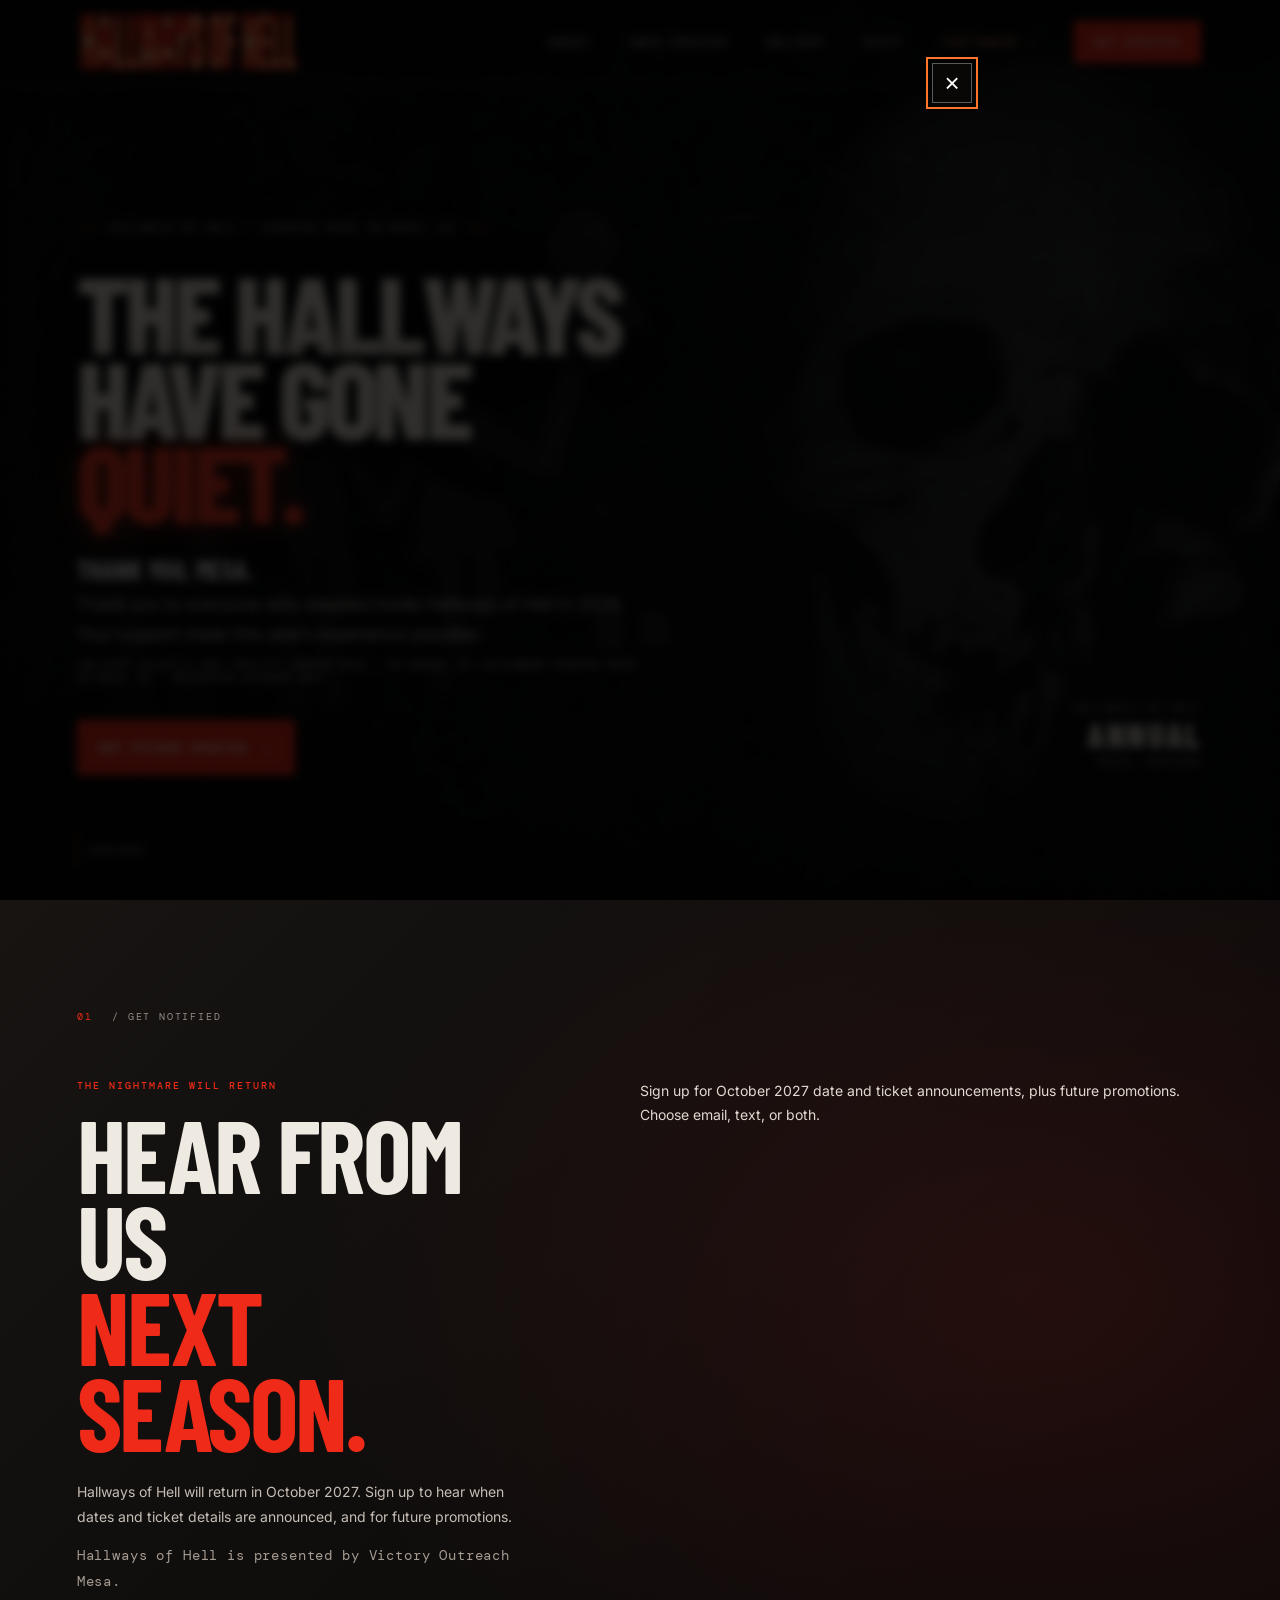
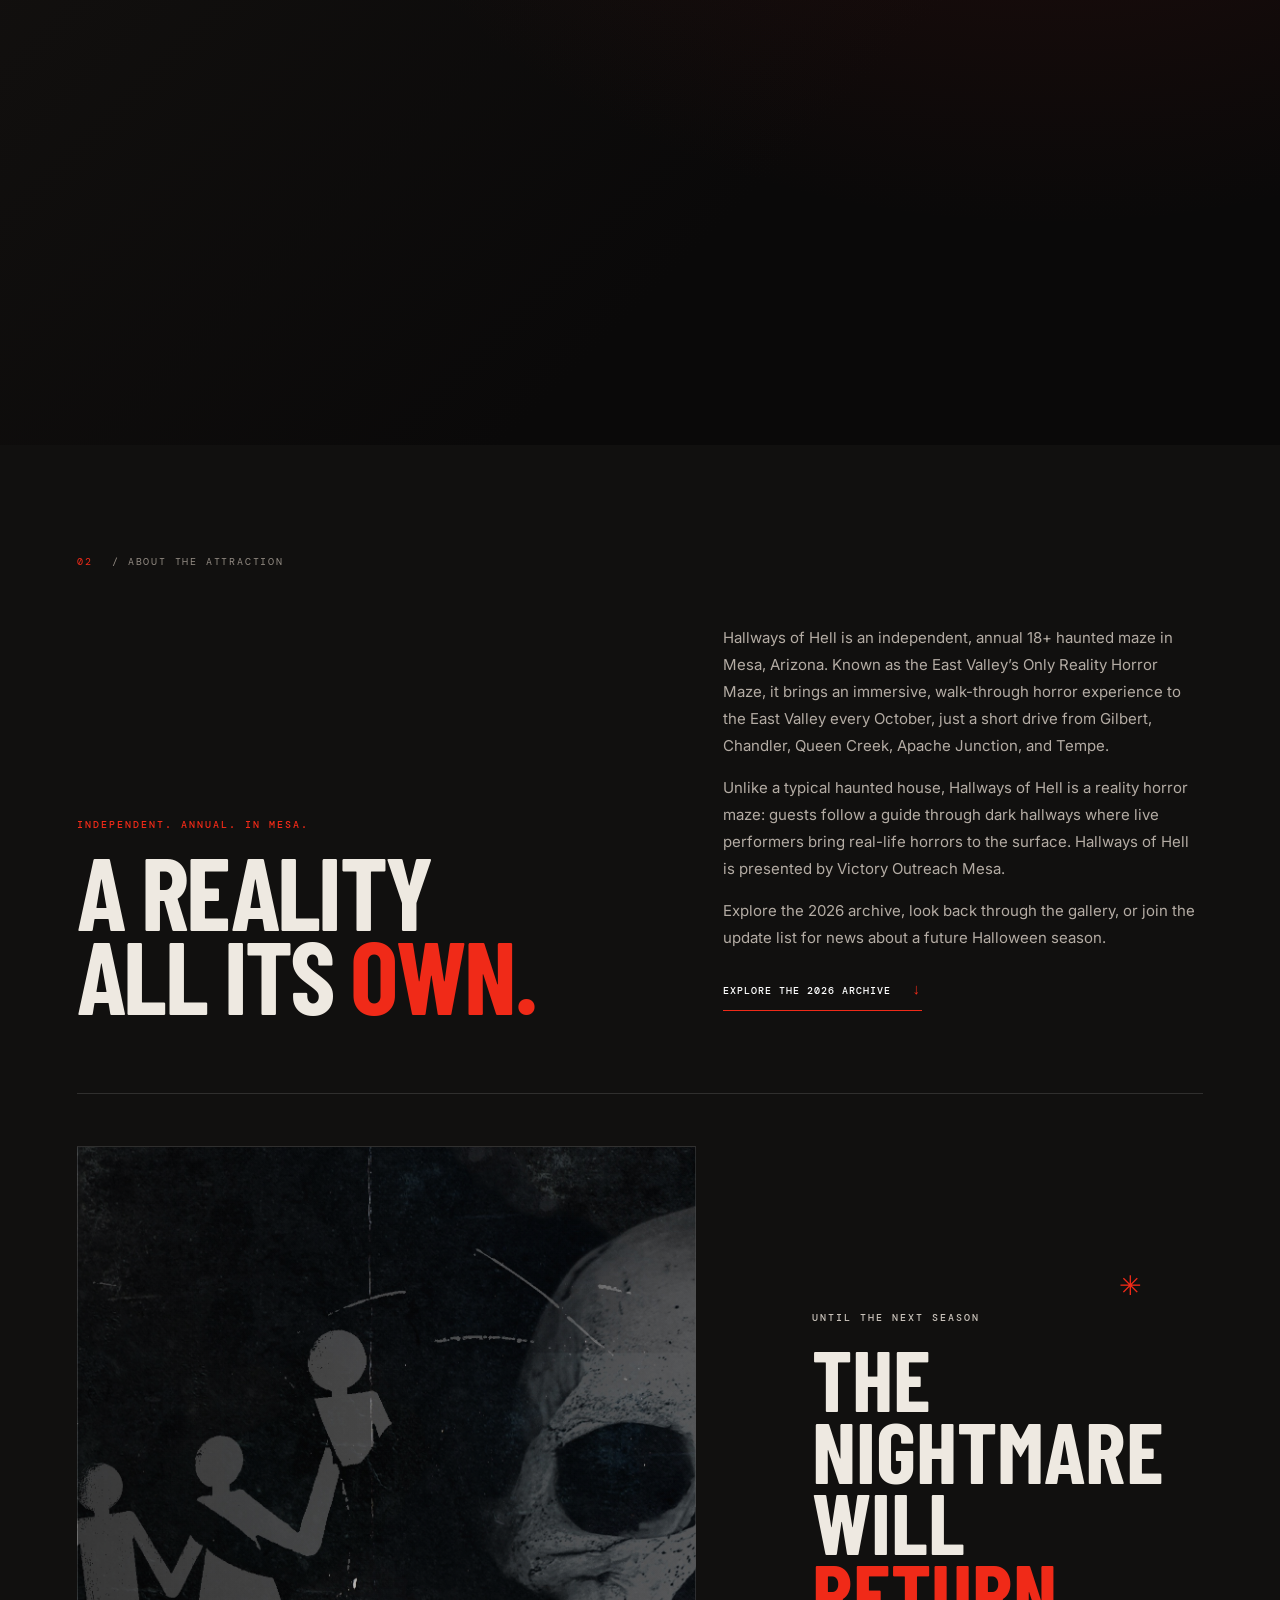
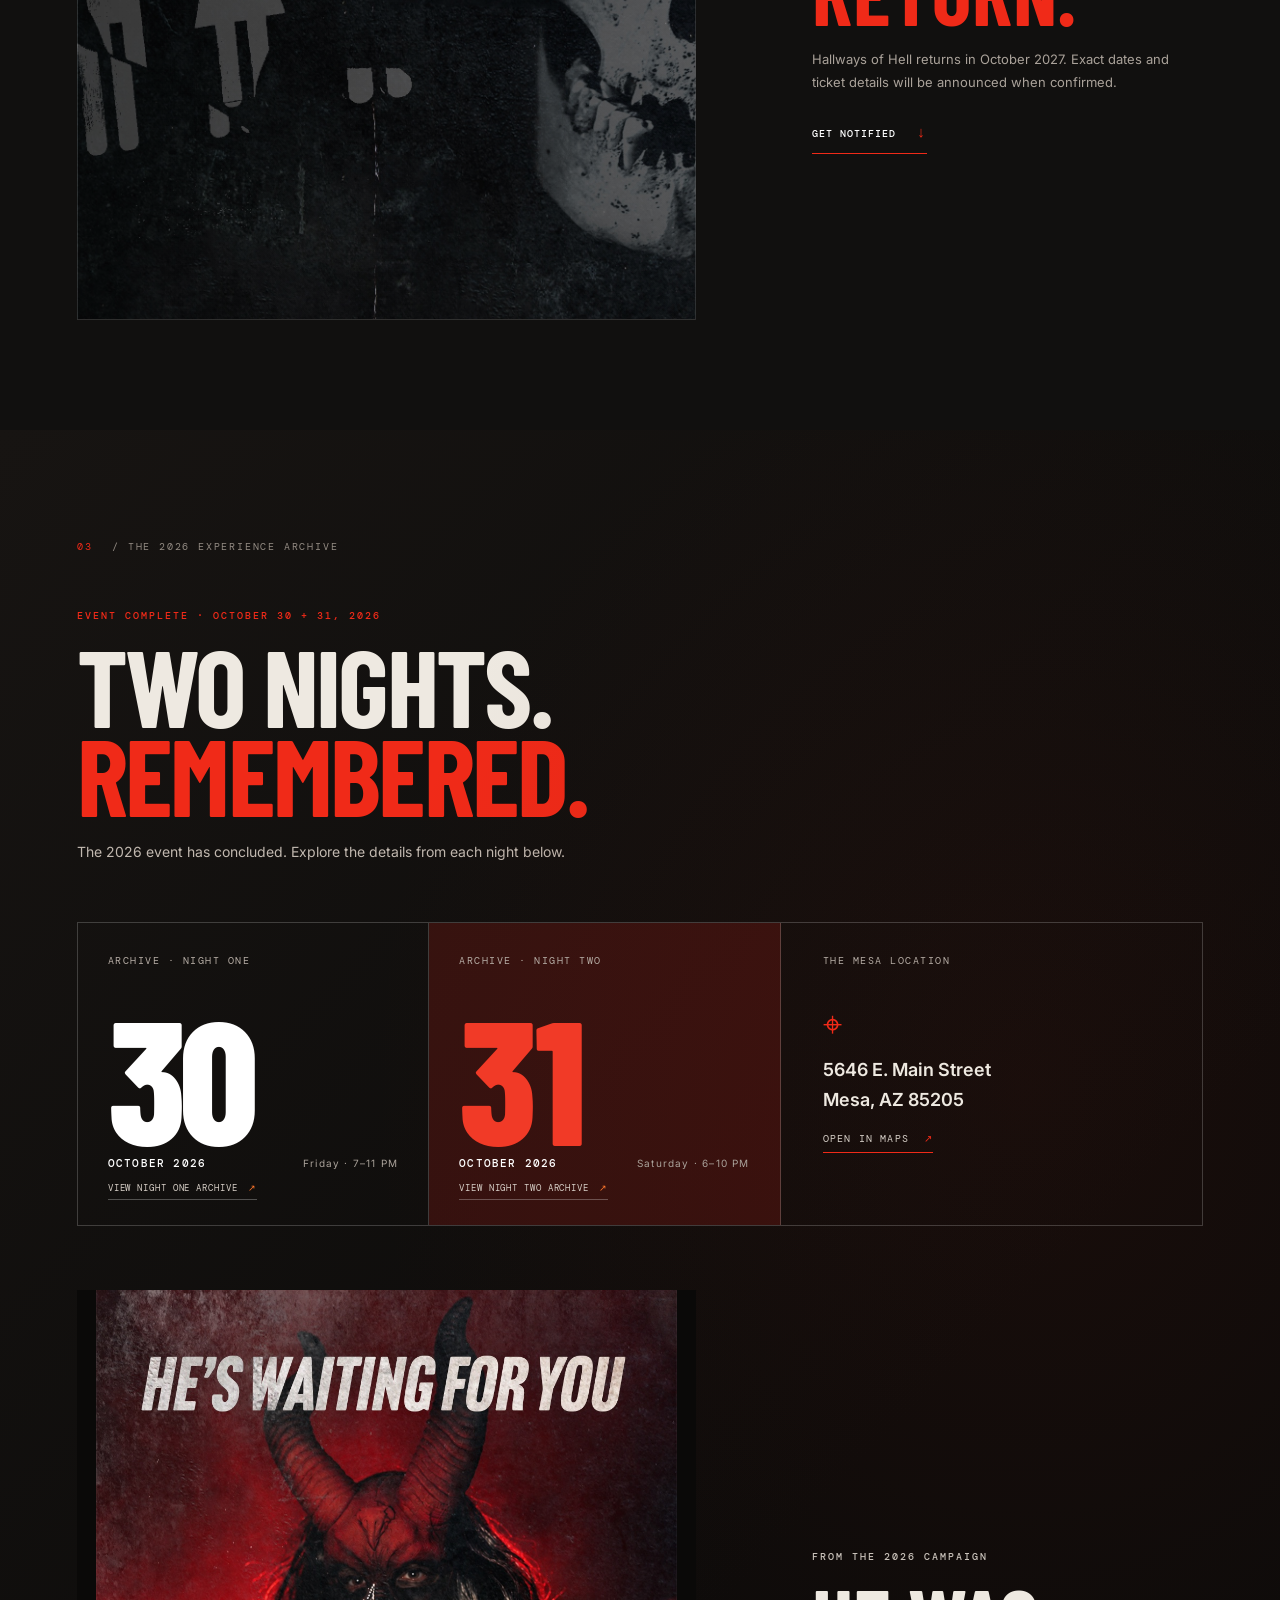
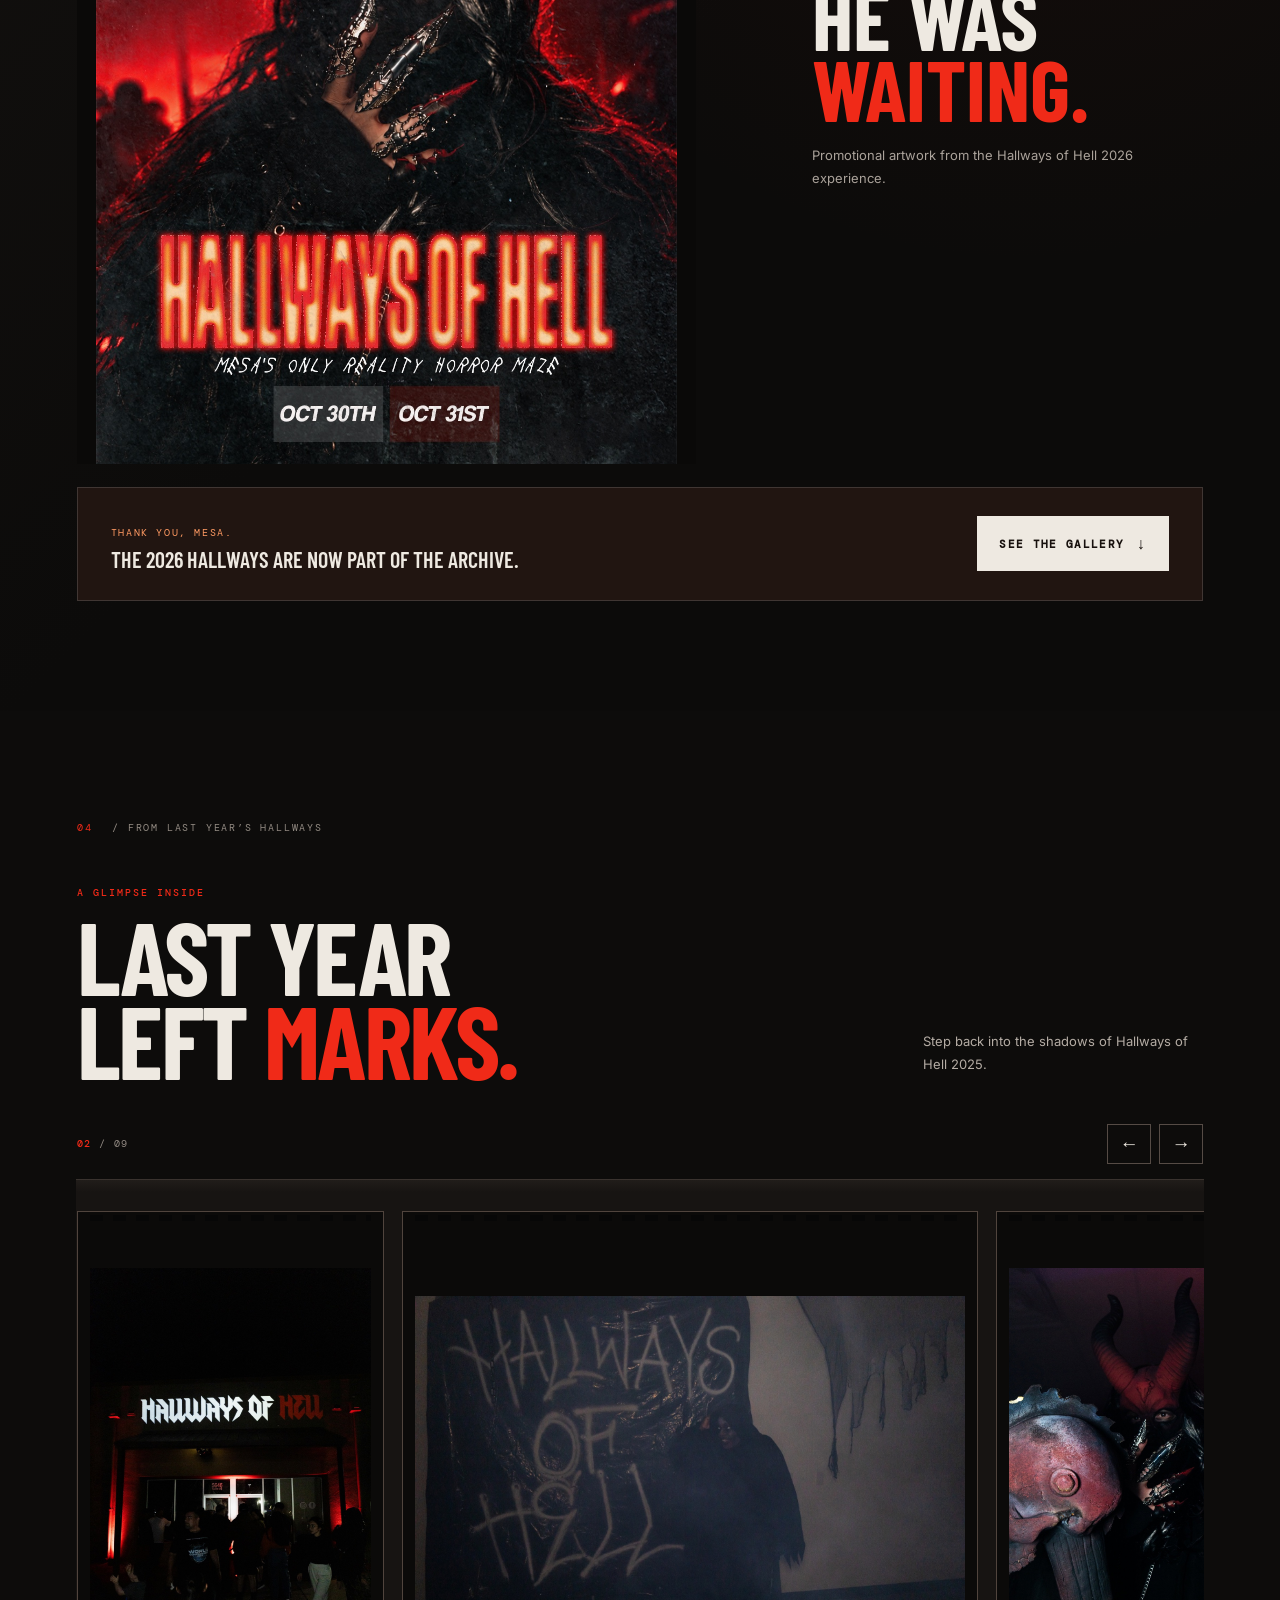
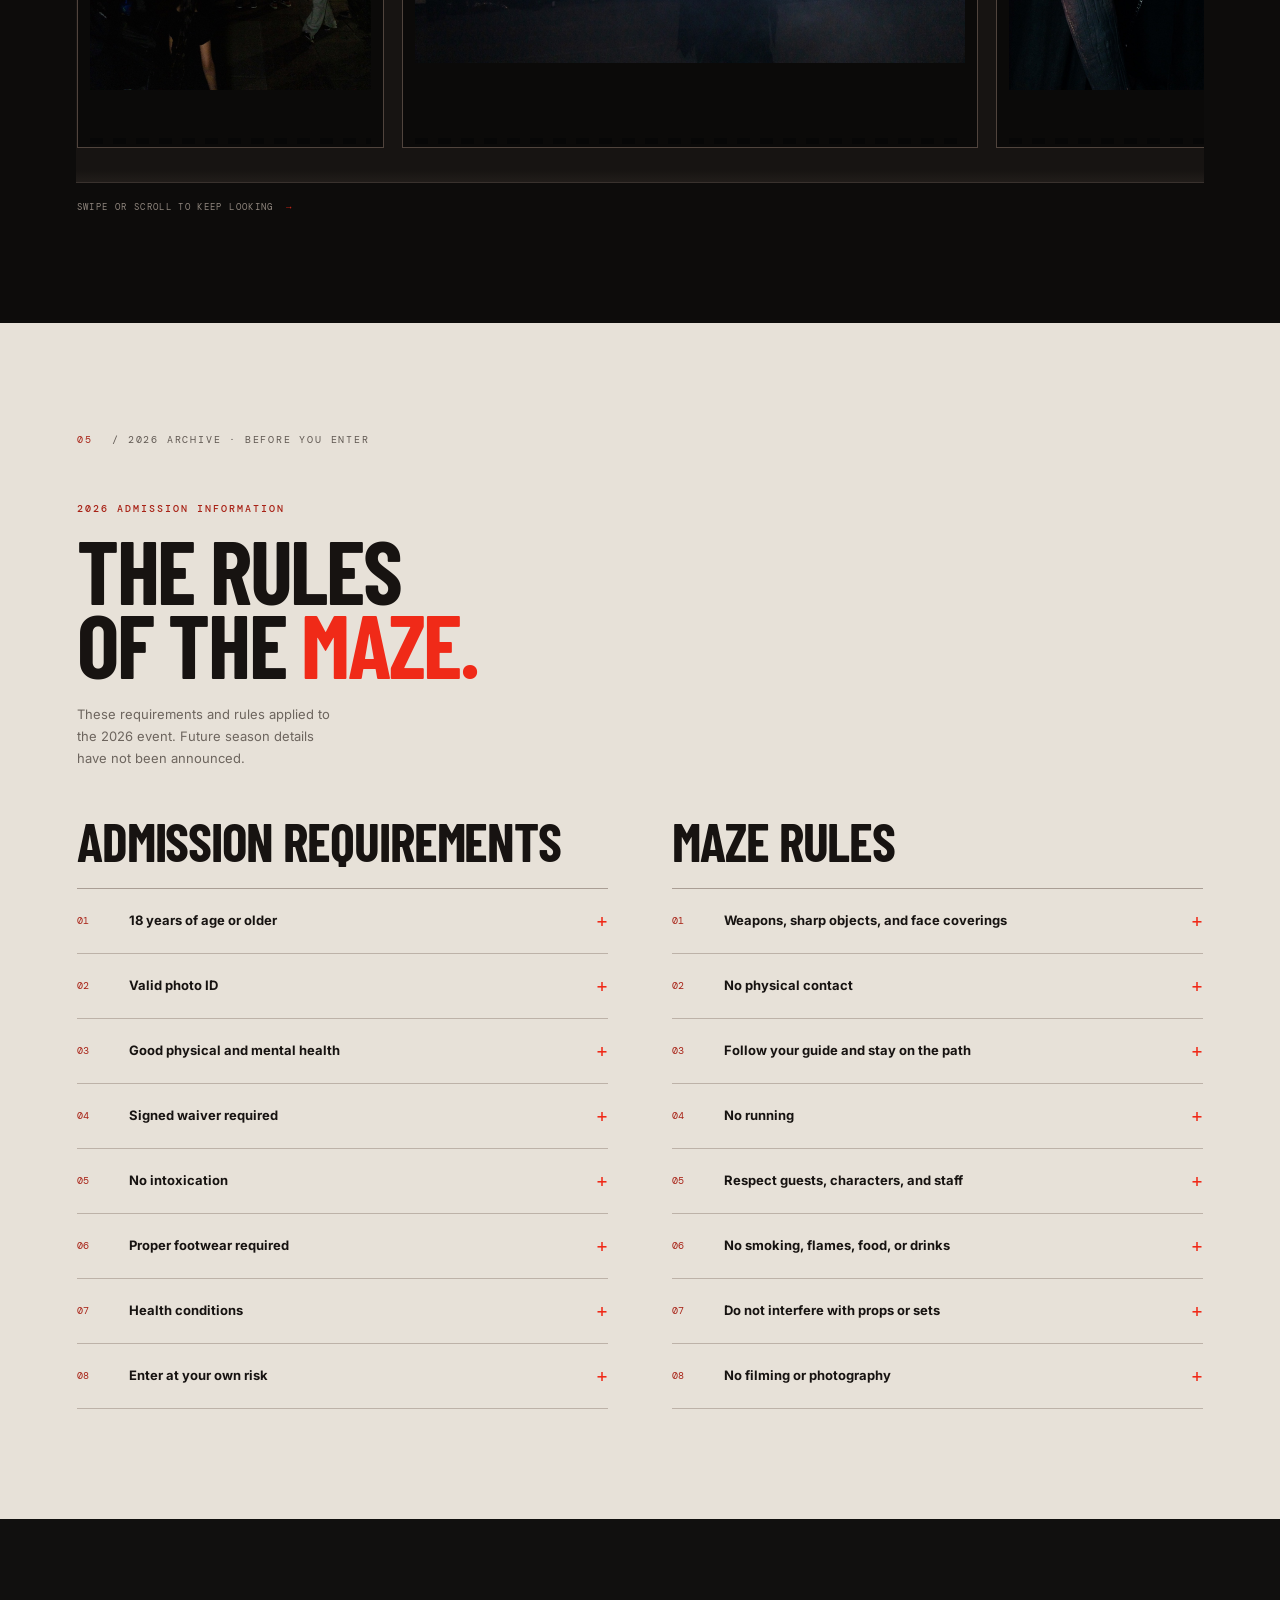
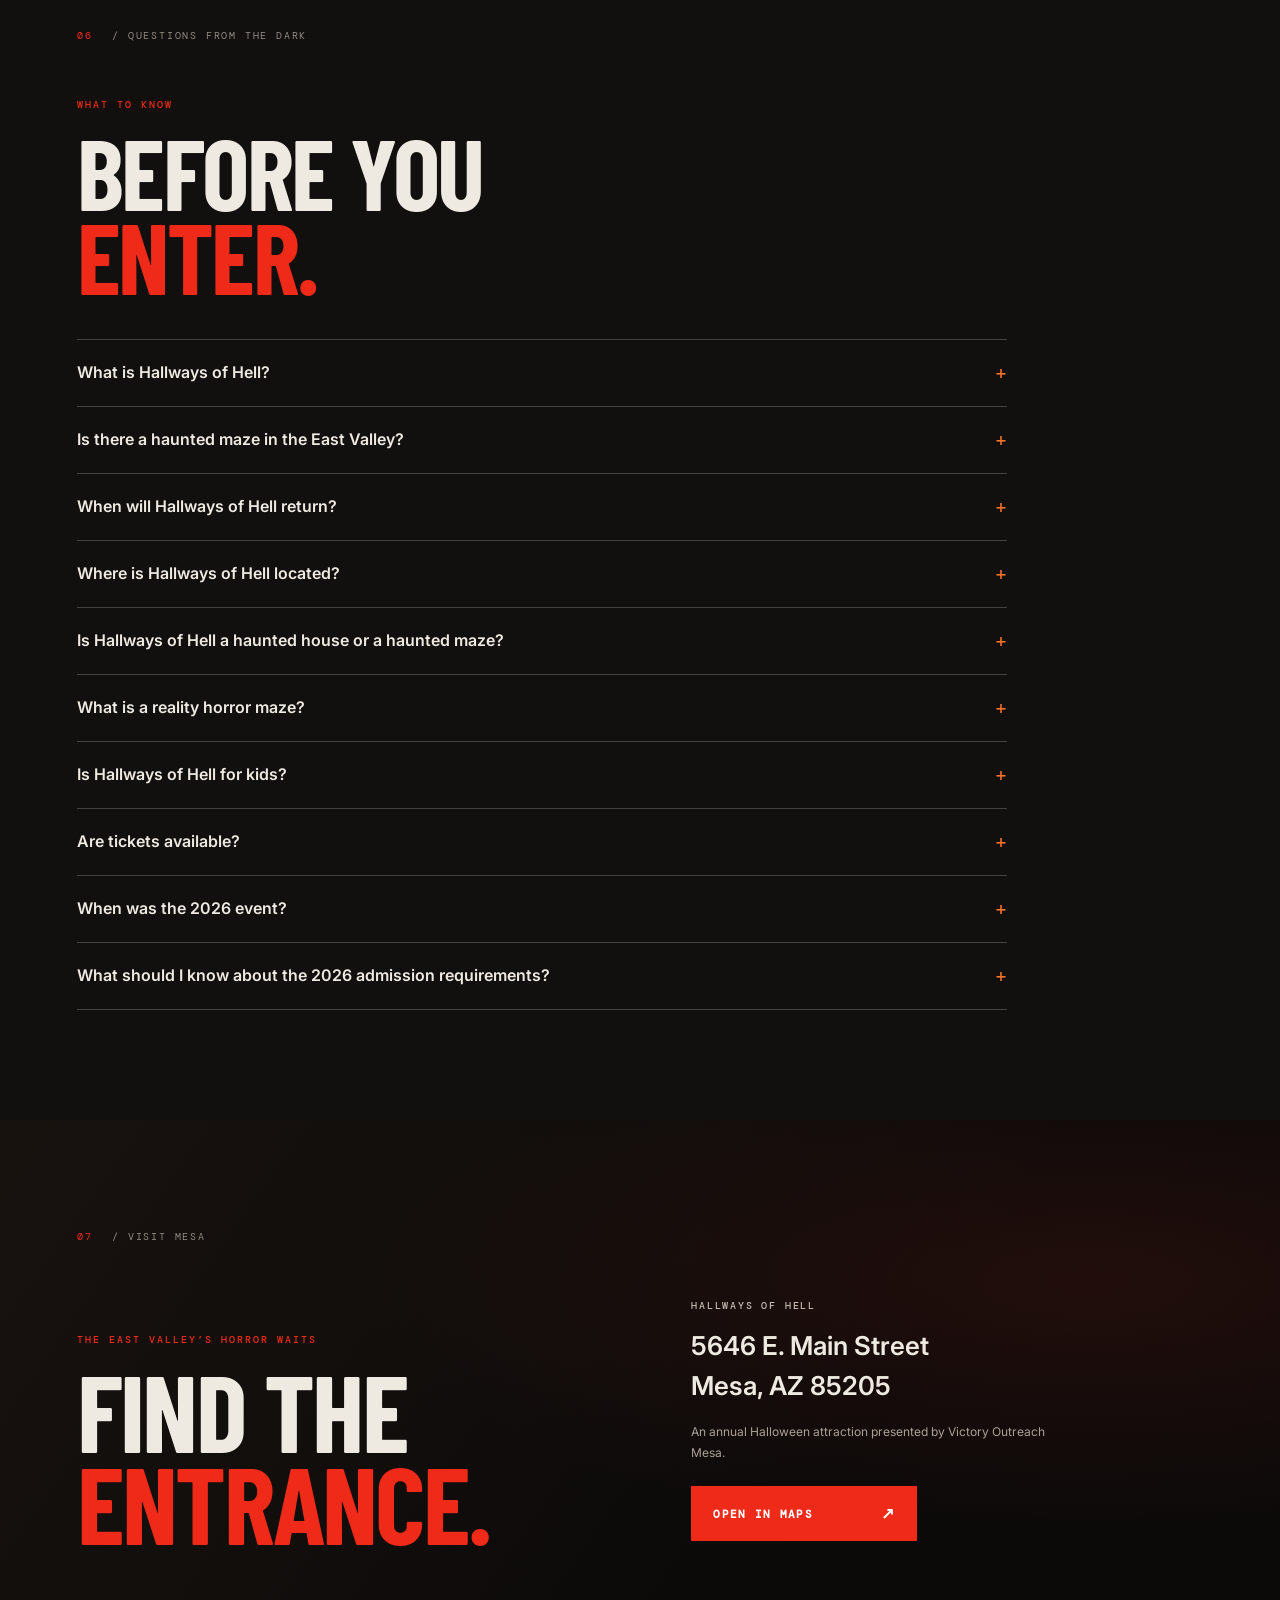
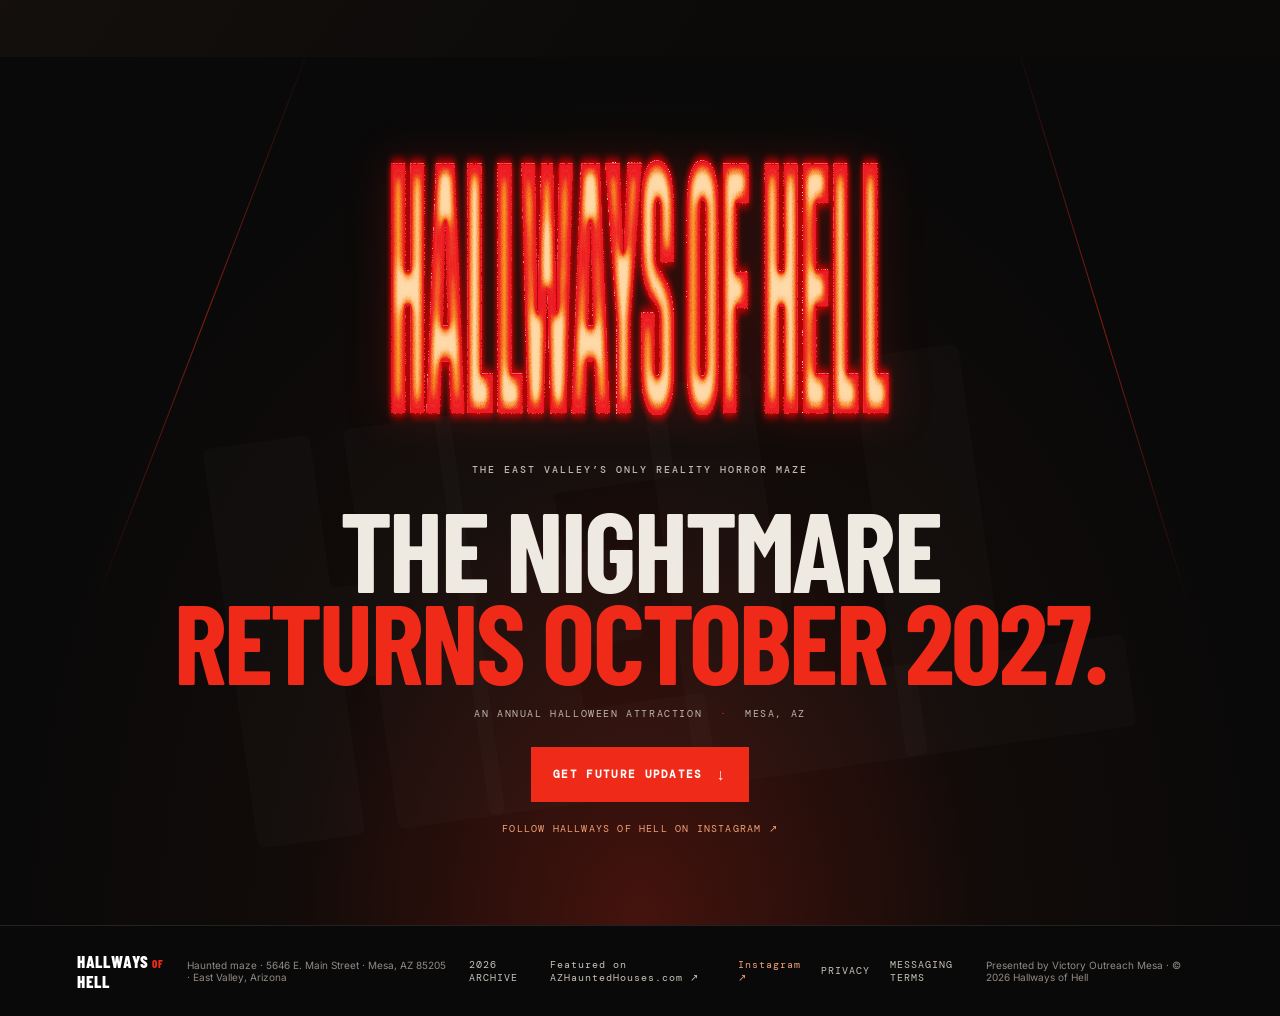
<file: index.html>
<!doctype html>
<html lang="en">
<head>
  <meta charset="utf-8">
  <meta name="viewport" content="width=device-width, initial-scale=1">
  <meta name="theme-color" content="#090909">
  <meta name="description" content="Hallways of Hell is an 18+ haunted maze in Mesa, AZ — the East Valley’s only reality horror maze. Returning October 2027. Sign up for dates and ticket alerts.">
  <link rel="icon" type="image/svg+xml" href="favicon.svg">
  <link rel="canonical" href="https://hallwaysofhell.com/">
  <link rel="preload" as="image" href="hero-bg.jpg" fetchpriority="high">
  <title>Hallways of Hell | Haunted Maze in Mesa, AZ (East Valley)</title>
  <meta name="robots" content="index, follow, max-image-preview:large, max-snippet:-1">
  <meta name="geo.region" content="US-AZ">
  <meta name="geo.placename" content="Mesa, Arizona">
  <meta property="og:type" content="website">
  <meta property="og:site_name" content="Hallways of Hell">
  <meta property="og:title" content="Hallways of Hell | Haunted Maze in Mesa, AZ (East Valley)">
  <meta property="og:description" content="An 18+ Halloween haunted maze in Mesa, Arizona — the East Valley’s Only Reality Horror Maze. Returning October 2027. Get notified when dates and tickets drop.">
  <meta property="og:url" content="https://hallwaysofhell.com/">
  <meta property="og:image" content="https://hallwaysofhell.com/hero-bg.jpg">
  <meta property="og:image:secure_url" content="https://hallwaysofhell.com/hero-bg.jpg">
  <meta property="og:image:type" content="image/jpeg">
  <meta property="og:image:width" content="2400">
  <meta property="og:image:height" content="1600">
  <meta property="og:image:alt" content="Dark, distressed hallway artwork for Hallways of Hell, a haunted maze in Mesa, Arizona">
  <meta property="og:locale" content="en_US">
  <meta name="twitter:card" content="summary_large_image">
  <meta name="twitter:title" content="Hallways of Hell | Haunted Maze in Mesa, AZ (East Valley)">
  <meta name="twitter:description" content="An 18+ Halloween haunted maze in Mesa, Arizona — the East Valley’s Only Reality Horror Maze. Returning October 2027.">
  <meta name="twitter:image" content="https://hallwaysofhell.com/hero-bg.jpg">
  <meta name="twitter:image:alt" content="Dark, distressed hallway artwork for Hallways of Hell, a haunted maze in Mesa, Arizona">
  <link rel="stylesheet" href="styles.css?v=20261110-embed-close-seo">
  <script type="application/ld+json">
  {
    "@context": "https://schema.org",
    "@graph": [
      {
        "@type": "WebSite",
        "@id": "https://hallwaysofhell.com/#website",
        "url": "https://hallwaysofhell.com/",
        "name": "Hallways of Hell",
        "description": "Official site of Hallways of Hell, an annual 18+ Halloween haunted maze in Mesa, Arizona (East Valley). The East Valley’s Only Reality Horror Maze.",
        "inLanguage": "en-US",
        "publisher": {"@id": "https://hallwaysofhell.com/#attraction"}
      },
      {
        "@type": "WebPage",
        "@id": "https://hallwaysofhell.com/#webpage",
        "url": "https://hallwaysofhell.com/",
        "name": "Hallways of Hell | Haunted Maze in Mesa, AZ (East Valley)",
        "isPartOf": {"@id": "https://hallwaysofhell.com/#website"},
        "about": {"@id": "https://hallwaysofhell.com/#attraction"},
        "primaryImageOfPage": "https://hallwaysofhell.com/hero-bg.jpg",
        "dateModified": "2026-11-10"
      },
      {
        "@type": ["TouristAttraction", "EntertainmentBusiness"],
        "@id": "https://hallwaysofhell.com/#attraction",
        "name": "Hallways of Hell",
        "alternateName": ["Hallways of Hell Haunted Maze", "Hallways of Hell Mesa"],
        "slogan": "The East Valley’s Only Reality Horror Maze",
        "description": "Hallways of Hell is an independent, annual 18+ Halloween haunted maze in Mesa, Arizona, in the East Valley of the Phoenix metro area. Billed as the East Valley’s Only Reality Horror Maze, it is a guided walk-through haunted attraction with live performers and scenes depicting real-life horrors. It runs each October and returns in October 2027.",
        "url": "https://hallwaysofhell.com/",
        "logo": "https://hallwaysofhell.com/hallways-logo.png",
        "image": [
          "https://hallwaysofhell.com/hero-bg.jpg",
          "https://hallwaysofhell.com/assets/hes-waiting.jpg",
          "https://hallwaysofhell.com/assets/gallery/IMG_0252.jpg"
        ],
        "address": {
          "@type": "PostalAddress",
          "streetAddress": "5646 E. Main Street",
          "addressLocality": "Mesa",
          "addressRegion": "AZ",
          "postalCode": "85205",
          "addressCountry": "US"
        },
        "hasMap": "https://maps.google.com/?q=5646+E.+Main+Street%2C+Mesa%2C+AZ+85205",
        "areaServed": [
          {"@type": "City", "name": "Mesa, Arizona"},
          {"@type": "City", "name": "Gilbert, Arizona"},
          {"@type": "City", "name": "Chandler, Arizona"},
          {"@type": "City", "name": "Queen Creek, Arizona"},
          {"@type": "City", "name": "Apache Junction, Arizona"},
          {"@type": "City", "name": "Tempe, Arizona"},
          {"@type": "Place", "name": "East Valley, Phoenix metropolitan area, Arizona"}
        ],
        "touristType": "Adults 18 and older",
        "keywords": "haunted maze, haunted house, Halloween attraction, horror maze, Mesa AZ, East Valley, Arizona haunted attraction, things to do on Halloween in Mesa",
        "parentOrganization": {"@id": "https://hallwaysofhell.com/#organizer"},
        "sameAs": ["https://www.instagram.com/hallwaysofhell/"],
        "event": [
          {"@id": "https://hallwaysofhell.com/events/2026-10-30/#event"},
          {"@id": "https://hallwaysofhell.com/events/2026-10-31/#event"}
        ]
      },
      {
        "@type": "Organization",
        "@id": "https://hallwaysofhell.com/#organizer",
        "name": "Victory Outreach Mesa",
        "description": "Presenter and organizer of Hallways of Hell in Mesa, Arizona."
      },
      {
        "@type": "FAQPage",
        "@id": "https://hallwaysofhell.com/#faq",
        "mainEntity": [
          {
            "@type": "Question",
            "name": "What is Hallways of Hell?",
            "acceptedAnswer": {"@type": "Answer", "text": "Hallways of Hell is an annual 18+ Halloween haunted maze in Mesa, Arizona, known as the East Valley’s Only Reality Horror Maze. It is presented by Victory Outreach Mesa."}
          },
          {
            "@type": "Question",
            "name": "Is there a haunted maze in the East Valley?",
            "acceptedAnswer": {"@type": "Answer", "text": "Yes. Hallways of Hell is a haunted maze in Mesa, Arizona, in the heart of the East Valley. It runs each October around Halloween and is a short drive from Gilbert, Chandler, Queen Creek, Apache Junction, and Tempe. It returns in October 2027."}
          },
          {
            "@type": "Question",
            "name": "When will Hallways of Hell return?",
            "acceptedAnswer": {"@type": "Answer", "text": "Hallways of Hell will return in October 2027. Exact dates and ticket details have not been announced. Use the email and/or text signup on this page to be notified first."}
          },
          {
            "@type": "Question",
            "name": "Where is Hallways of Hell located?",
            "acceptedAnswer": {"@type": "Answer", "text": "Hallways of Hell is at 5646 E. Main Street, Mesa, Arizona 85205, in East Mesa."}
          },
          {
            "@type": "Question",
            "name": "Is Hallways of Hell a haunted house or a haunted maze?",
            "acceptedAnswer": {"@type": "Answer", "text": "Hallways of Hell is a walk-through haunted maze, a type of haunted house attraction. Guests follow a guide through dark hallways and scenes with live performers. It is presented as a reality horror maze."}
          },
          {
            "@type": "Question",
            "name": "What is a reality horror maze?",
            "acceptedAnswer": {"@type": "Answer", "text": "It is how Hallways of Hell describes its Halloween attraction: instead of fantasy monsters alone, its scenes depict real-life horrors, including drug abuse, physical and sexual abuse, and suicidal ideation. Guests should also expect darkness, loud noises, strobe or flashing lights, confined spaces, sudden movements, and intense horror effects."}
          },
          {
            "@type": "Question",
            "name": "Is Hallways of Hell for kids?",
            "acceptedAnswer": {"@type": "Answer", "text": "No. The 2026 event was for guests 18 and older because of its intense and mature content. Age requirements for 2027 will be announced with the dates."}
          },
          {
            "@type": "Question",
            "name": "Are tickets available?",
            "acceptedAnswer": {"@type": "Answer", "text": "The 2026 event has concluded and tickets are no longer available. Hallways of Hell will return in October 2027; exact dates and ticket details have not been announced."}
          },
          {
            "@type": "Question",
            "name": "When was the 2026 event?",
            "acceptedAnswer": {"@type": "Answer", "text": "The 2026 event took place Friday, October 30 from 7:00 PM to 11:00 PM and Saturday, October 31 from 6:00 PM to 10:00 PM."}
          },
          {
            "@type": "Question",
            "name": "What should I know about the 2026 admission requirements?",
            "acceptedAnswer": {"@type": "Answer", "text": "Guests had to be 18 or older and complete a signed waiver. Valid photo ID may have been required. The maze included darkness, loud noises, strobe or flashing lights, confined spaces, sudden movements, intense horror effects, and depictions of drug abuse, physical and sexual abuse, suicidal ideation, and other sensitive topics. Future requirements may differ."}
          }
        ]
      }
    ]
  }
  </script>
</head>
<body>
  <a class="skip-link" href="#top">Skip to content</a>
  <div class="grain" aria-hidden="true"></div>
  <header class="topbar">
    <a class="brand" href="#top" aria-label="Hallways of Hell home"><img src="hallways-logo.png" width="1028" height="281" alt="Hallways of Hell — the East Valley’s Only Reality Horror Maze"></a>
    <button class="menu-toggle" aria-expanded="false" aria-controls="main-nav" aria-label="Open navigation"><span></span><span></span></button>
    <nav id="main-nav" class="nav">
      <a href="#about">About</a><a href="#details">2026 Archive</a><a href="#gallery">Gallery</a><a href="#faq">Visit</a>
      <a class="instagram-link" data-analytics="social_click" href="https://www.instagram.com/hallwaysofhell/" target="_blank" rel="noopener noreferrer" aria-label="Follow Hallways of Hell on Instagram">Instagram ↗</a>
      <a class="nav-ticket" href="#updates" data-open-signup>Get Updates</a>
    </nav>
  </header>

  <main id="top" tabindex="-1">
    <section class="hero" id="home">
      <div class="hero-bg" aria-hidden="true"></div>
      <div class="hero-inner">
        <h1 class="eyebrow hero-kicker"><i></i> Hallways of Hell · Haunted Maze in Mesa, AZ <i></i></h1>
        <p class="hero-title">The hallways<br>have gone<br><em>quiet.</em></p>
        <p class="hero-sub"><strong>Thank you, Mesa.</strong><br>Thank you to everyone who stepped inside Hallways of Hell in 2026. Your support made this year’s experience possible.<br><span class="hero-annual">The East Valley’s Only Reality Horror Maze · An annual 18+ Halloween haunted maze in Mesa, AZ · Returning October 2027</span></p>
        <a class="button button-hot" href="#updates" data-open-signup>Get Future Updates <span>↓</span></a>
        <div class="hero-date"><span>HALLWAYS OF HELL</span><b>ANNUAL</b><span>MESA, ARIZONA</span></div>
      </div>
      <a class="scroll-cue" href="#about"><span></span> Descend</a>
    </section>

    <section class="updates section" id="updates" aria-labelledby="updates-title">
      <div class="section-mark">01 <span>/ GET NOTIFIED</span></div>
      <div class="updates-layout">
        <div class="updates-copy">
          <p class="eyebrow red">THE NIGHTMARE WILL RETURN</p>
          <h2 id="updates-title">Hear from us<br><em>next season.</em></h2>
          <p>Hallways of Hell will return in October 2027. Sign up to hear when dates and ticket details are announced, and for future promotions.</p>
          <p class="updates-organizer">Hallways of Hell is presented by Victory Outreach Mesa.</p>
        </div>
        <div class="signup-embed-wrap">
          <p class="signup-embed-intro">Sign up for October 2027 date and ticket announcements, plus future promotions. Choose email, text, or both.</p>
          <iframe class="signup-frame signup-frame-inline" title="Hallways of Hell future email and text updates signup" src="https://script.google.com/a/macros/vomesa.org/s/AKfycbxnh6yMUZ6UlDgm-gx_R4f2YLrYLrfrD5U5yIEE3iOew725o5GvIoaQxH1xhphQXI6D4A/exec" loading="eager" scrolling="no" referrerpolicy="strict-origin-when-cross-origin"></iframe>
          <noscript><p> <a href="https://script.google.com/a/macros/vomesa.org/s/AKfycbxnh6yMUZ6UlDgm-gx_R4f2YLrYLrfrD5U5yIEE3iOew725o5GvIoaQxH1xhphQXI6D4A/exec" target="_blank" rel="noopener noreferrer">Open the signup form directly</a>.</p></noscript>
        </div>
      </div>
    </section>
    <dialog class="signup-dialog" id="signup-dialog" aria-label="Hallways of Hell signup form">
      <button class="signup-dialog-close" type="button" aria-label="Close signup form" data-close-signup>×</button>
      <iframe class="signup-frame" title="Hallways of Hell future email and text updates signup" src="https://script.google.com/a/macros/vomesa.org/s/AKfycbxnh6yMUZ6UlDgm-gx_R4f2YLrYLrfrD5U5yIEE3iOew725o5GvIoaQxH1xhphQXI6D4A/exec" loading="lazy" scrolling="no" referrerpolicy="strict-origin-when-cross-origin"></iframe>
    </dialog>

    <section class="intro section" id="about">
      <div class="section-mark">02 <span>/ ABOUT THE ATTRACTION</span></div>
      <div class="intro-grid">
        <div><p class="eyebrow red">INDEPENDENT. ANNUAL. IN MESA.</p><h2>A reality<br>all its <em>own.</em></h2></div>
        <div class="intro-copy"><p>Hallways of Hell is an independent, annual 18+ haunted maze in Mesa, Arizona. Known as the East Valley’s Only Reality Horror Maze, it brings an immersive, walk-through horror experience to the East Valley every October, just a short drive from Gilbert, Chandler, Queen Creek, Apache Junction, and Tempe.</p><p>Unlike a typical haunted house, Hallways of Hell is a reality horror maze: guests follow a guide through dark hallways where live performers bring real-life horrors to the surface. Hallways of Hell is presented by Victory Outreach Mesa.</p><p>Explore the 2026 archive, look back through the gallery, or join the update list for news about a future Halloween season.</p><a href="#details" class="text-link">Explore the 2026 archive <span>↓</span></a></div>
      </div>
      <div class="red-line"></div>
      <div class="teaser-grid"><div class="teaser-image teaser-quiet" role="img" aria-label="Dark, distressed hallway artwork for Hallways of Hell"></div><div class="teaser-note"><span class="crosshair">✳</span><p class="eyebrow">UNTIL THE NEXT SEASON</p><h3>The nightmare<br>will <em>return.</em></h3><p>Hallways of Hell returns in October 2027. Exact dates and ticket details will be announced when confirmed.</p><a class="text-link" href="#updates" data-open-signup>Get notified <span>↓</span></a></div></div>
    </section>

    <section class="details section" id="details">
      <div class="section-mark">03 <span>/ THE 2026 EXPERIENCE ARCHIVE</span></div>
      <div class="details-heading"><p class="eyebrow red">EVENT COMPLETE · OCTOBER 30 + 31, 2026</p><h2>Two nights.<br><em>Remembered.</em></h2><p class="archive-note">The 2026 event has concluded. Explore the details from each night below.</p></div>
      <div class="detail-cards">
        <article class="date-card"><span class="card-label">ARCHIVE · NIGHT ONE</span><time class="date-number" datetime="2026-10-30" aria-label="October 30, 2026"><span>3</span><span>0</span></time><div class="date-meta"><b>OCTOBER 2026</b><span>Friday · 7–11 PM</span></div><a class="event-card-link" data-analytics="event_details_view" href="events/2026-10-30/">View Night One Archive <span>↗</span></a></article>
        <article class="date-card date-card-alt"><span class="card-label">ARCHIVE · NIGHT TWO</span><time class="date-number" datetime="2026-10-31" aria-label="October 31, 2026"><span>3</span><span>1</span></time><div class="date-meta"><b>OCTOBER 2026</b><span>Saturday · 6–10 PM</span></div><a class="event-card-link" data-analytics="event_details_view" href="events/2026-10-31/">View Night Two Archive <span>↗</span></a></article>
        <article class="address-card"><span class="card-label">THE MESA LOCATION</span><div class="pin" aria-hidden="true">⌖</div><address>5646 E. Main Street<br>Mesa, AZ 85205</address><a href="https://maps.google.com/?q=5646+E.+Main+Street%2C+Mesa%2C+AZ+85205" target="_blank" rel="noopener noreferrer">Open in Maps <span>↗</span></a></article>
      </div>
      <div class="teaser-grid archive-promo"><div class="teaser-image"><picture><source srcset="assets/hes-waiting.jpg" type="image/jpeg"><img src="assets/hes-waiting.jpg" width="1080" height="1440" alt="Hallways of Hell promotional artwork from the 2026 event campaign" loading="lazy" decoding="async"></picture></div><div class="teaser-note"><p class="eyebrow">FROM THE 2026 CAMPAIGN</p><h3>He was<br><em>waiting.</em></h3><p>Promotional artwork from the Hallways of Hell 2026 experience.</p></div></div>
      <div class="ticket-band archive-band"><p><span>THANK YOU, MESA.</span><br>The 2026 Hallways are now part of the archive.</p><a class="button button-light" href="#gallery">See the Gallery <span>↓</span></a></div>
    </section>

    <section class="gallery section" id="gallery" aria-label="Hallways of Hell 2025 photo gallery" data-analytics-view="gallery_view">
      <div class="section-mark">04 <span>/ FROM LAST YEAR’S HALLWAYS</span></div>
      <div class="gallery-heading">
        <div><p class="eyebrow red">A GLIMPSE INSIDE</p><h2>Last year<br>left <em>marks.</em></h2></div>
        <p>Step back into the shadows of Hallways of Hell 2025.</p>
      </div>
      <div class="gallery-controls">
        <span class="gallery-count" aria-live="polite"><b id="gallery-current">01</b> / 09</span>
        <div class="gallery-buttons">
          <button type="button" class="gallery-arrow" data-gallery-direction="previous" aria-label="Previous photos">←</button>
          <button type="button" class="gallery-arrow" data-gallery-direction="next" aria-label="Next photos">→</button>
        </div>
      </div>
      <div class="gallery-filmstrip">
        <div class="gallery-track" id="gallery-track" role="region" aria-roledescription="carousel" aria-label="Photo strip. Scroll or swipe to browse photos." tabindex="0">
          <figure class="gallery-slide portrait" role="group" aria-label="Photo 1 of 9"><div class="film-frame"><img src="assets/gallery/IMG_0252.jpg" width="1067" height="1600" alt="Guests gather outside the Hallways of Hell haunted maze entrance in Mesa, AZ at night" loading="lazy" decoding="async"></div></figure>
          <figure class="gallery-slide landscape" role="group" aria-label="Photo 2 of 9"><div class="film-frame"><img src="assets/gallery/IMG_6688.jpg" width="1600" height="1067" alt="A cloaked character waits beside a warning painted on the wall" loading="lazy" decoding="async"></div></figure>
          <figure class="gallery-slide portrait" role="group" aria-label="Photo 3 of 9"><div class="film-frame"><img src="assets/gallery/IMG_0133.jpg" width="1067" height="1600" alt="Horned creature looming in red light" loading="lazy" decoding="async"></div></figure>
          <figure class="gallery-slide landscape" role="group" aria-label="Photo 4 of 9"><div class="film-frame"><img src="assets/gallery/IMG_6682.jpg" width="1600" height="1067" alt="Character with glowing eyes emerging from the dark" loading="lazy" decoding="async"></div></figure>
          <figure class="gallery-slide portrait" role="group" aria-label="Photo 5 of 9"><div class="film-frame"><img src="assets/gallery/IMG_0082.jpg" width="1067" height="1600" alt="Hooded character with eerie white eyes" loading="lazy" decoding="async"></div></figure>
          <figure class="gallery-slide portrait" role="group" aria-label="Photo 6 of 9"><div class="film-frame"><img src="assets/gallery/IMG_0172.jpg" width="1067" height="1600" alt="Ghostly figure standing in a bedroom scene" loading="lazy" decoding="async"></div></figure>
          <figure class="gallery-slide landscape" role="group" aria-label="Photo 7 of 9"><div class="film-frame"><img src="assets/gallery/IMG_0051.jpg" width="1600" height="1067" alt="Hooded horror character in a dimly lit hallway" loading="lazy" decoding="async"></div></figure>
          <figure class="gallery-slide portrait" role="group" aria-label="Photo 8 of 9"><div class="film-frame"><img src="assets/gallery/IMG_0083.jpg" width="1067" height="1600" alt="Hooded character lurking near a glowing screen" loading="lazy" decoding="async"></div></figure>
          <figure class="gallery-slide portrait" role="group" aria-label="Photo 9 of 9"><div class="film-frame"><img src="assets/gallery/IMG_6695.jpg" width="1067" height="1600" alt="Disturbing prop from inside the Hallways of Hell haunted maze" loading="lazy" decoding="async"></div></figure>
        </div>
      </div>
      <p class="gallery-hint">SWIPE OR SCROLL TO KEEP LOOKING <span>→</span></p>
    </section>

    <section class="rules section" id="rules">
      <div class="section-mark">05 <span>/ 2026 ARCHIVE · BEFORE YOU ENTER</span></div>
      <div class="rules-heading">
        <p class="eyebrow red">2026 ADMISSION INFORMATION</p>
        <h2>The rules<br>of the <em>maze.</em></h2>
        <p class="rules-lede">These requirements and rules applied to the 2026 event. Future season details have not been announced.</p>
      </div>
      <div class="rules-columns">
        <div class="rules-column">
          <h3>Admission Requirements</h3>
          <div class="rules-list accordion-list" aria-label="Admission requirements">
            <details class="rule"><summary><span>01</span><strong>18 years of age or older</strong></summary><p class="rule-body">All guests must be 18 or older.</p></details>
            <details class="rule"><summary><span>02</span><strong>Valid photo ID</strong></summary><p class="rule-body">Valid photo ID may be required.</p></details>
            <details class="rule"><summary><span>03</span><strong>Good physical and mental health</strong></summary><p class="rule-body">The experience includes darkness, loud noises, strobe/flashing lights, confined spaces, sudden movements, and intense horror effects. <strong>Content warning:</strong> The maze depicts drug abuse, physical and sexual abuse, suicidal ideation, and other sensitive topics.</p></details>
            <details class="rule"><summary><span>04</span><strong>Signed waiver required</strong></summary><p class="rule-body">Every participant must complete and sign the required liability waiver before entering.</p></details>
            <details class="rule"><summary><span>05</span><strong>No intoxication</strong></summary><p class="rule-body">Guests who appear to be under the influence of alcohol or drugs will not be permitted to enter.</p></details>
            <details class="rule"><summary><span>06</span><strong>Proper footwear required</strong></summary><p class="rule-body">Closed-toe shoes are strongly recommended.</p></details>
            <details class="rule"><summary><span>07</span><strong>Health conditions</strong></summary><p class="rule-body">Guests with heart conditions, respiratory conditions, seizure disorders, severe anxiety/claustrophobia, or other medical conditions that could be affected by an intense haunted attraction should not participate.</p></details>
            <details class="rule"><summary><span>08</span><strong>Enter at your own risk</strong></summary><p class="rule-body">By entering, guests acknowledge the physical and psychological nature of the experience and agree to follow all staff instructions.</p></details>
          </div>
        </div>
        <div class="rules-column">
          <h3>Maze Rules</h3>
          <div class="rules-list accordion-list" aria-label="Maze rules">
            <details class="rule"><summary><span>01</span><strong>Weapons, sharp objects, and face coverings</strong></summary><p class="rule-body">Weapons or sharp objects are not allowed inside the maze. Masks and face coverings are not permitted.</p></details>
            <details class="rule"><summary><span>02</span><strong>No physical contact</strong></summary><p class="rule-body">Physical contact with characters or staff is not permitted. Do not touch, grab, push, hit, or interfere with performers.</p></details>
            <details class="rule"><summary><span>03</span><strong>Follow your guide and stay on the path</strong></summary><p class="rule-body">Follow your guide’s instructions throughout the maze. Stay on the designated path and do not enter restricted areas. If you need assistance or wish to exit, notify a staff member and follow their instructions.</p></details>
            <details class="rule"><summary><span>04</span><strong>No running</strong></summary><p class="rule-body">Running is not allowed inside the maze.</p></details>
            <details class="rule"><summary><span>05</span><strong>Respect guests, characters, and staff</strong></summary><p class="rule-body">Inappropriate, threatening, disruptive, or harassing behavior will not be tolerated. Hallways of Hell reserves the right to refuse entry or remove anyone who violates these rules or creates a safety concern.</p></details>
            <details class="rule"><summary><span>06</span><strong>No smoking, flames, food, or drinks</strong></summary><p class="rule-body">Smoking, vaping, open flames, food, and drinks are not allowed inside the maze.</p></details>
            <details class="rule"><summary><span>07</span><strong>Do not interfere with props or sets</strong></summary><p class="rule-body">Do not damage, move, or interfere with props, sets, or equipment.</p></details>
            <details class="rule"><summary><span>08</span><strong>No filming or photography</strong></summary><p class="rule-body">Filming or photography is not allowed unless specifically authorized by Hallways of Hell staff.</p></details>
          </div>
        </div>
      </div>
    </section>

    <section class="faq section" id="faq" aria-labelledby="faq-title">
      <div class="section-mark">06 <span>/ QUESTIONS FROM THE DARK</span></div>
      <div class="faq-heading"><p class="eyebrow red">WHAT TO KNOW</p><h2 id="faq-title">Before you<br><em>enter.</em></h2></div>
      <div class="faq-list">
        <details class="faq-item"><summary><h3>What is Hallways of Hell?</h3></summary><p>Hallways of Hell is an annual 18+ Halloween haunted maze in Mesa, Arizona, known as the East Valley’s Only Reality Horror Maze. It is presented by Victory Outreach Mesa.</p></details>
        <details class="faq-item"><summary><h3>Is there a haunted maze in the East Valley?</h3></summary><p>Yes. Hallways of Hell is a haunted maze in Mesa, Arizona, in the heart of the East Valley. It runs each October around Halloween and is a short drive from Gilbert, Chandler, Queen Creek, Apache Junction, and Tempe. It returns in October 2027.</p></details>
        <details class="faq-item"><summary><h3>When will Hallways of Hell return?</h3></summary><p>Hallways of Hell will return in October 2027. Exact dates and ticket details have not been announced. Use the email and/or text signup on this page to be notified first.</p></details>
        <details class="faq-item"><summary><h3>Where is Hallways of Hell located?</h3></summary><p>Hallways of Hell is at 5646 E. Main Street, Mesa, Arizona 85205, in East Mesa.</p></details>
        <details class="faq-item"><summary><h3>Is Hallways of Hell a haunted house or a haunted maze?</h3></summary><p>Hallways of Hell is a walk-through haunted maze, a type of haunted house attraction. Guests follow a guide through dark hallways and scenes with live performers. It is presented as a reality horror maze.</p></details>
        <details class="faq-item"><summary><h3>What is a reality horror maze?</h3></summary><p>It is how Hallways of Hell describes its Halloween attraction: instead of fantasy monsters alone, its scenes depict real-life horrors, including drug abuse, physical and sexual abuse, and suicidal ideation. Guests should also expect darkness, loud noises, strobe or flashing lights, confined spaces, sudden movements, and intense horror effects.</p></details>
        <details class="faq-item"><summary><h3>Is Hallways of Hell for kids?</h3></summary><p>No. The 2026 event was for guests 18 and older because of its intense and mature content. Age requirements for 2027 will be announced with the dates.</p></details>
        <details class="faq-item"><summary><h3>Are tickets available?</h3></summary><p>The 2026 event has concluded and tickets are no longer available. Hallways of Hell will return in October 2027; exact dates and ticket details have not been announced.</p></details>
        <details class="faq-item"><summary><h3>When was the 2026 event?</h3></summary><p>The 2026 event took place Friday, October 30 from 7:00 PM to 11:00 PM and Saturday, October 31 from 6:00 PM to 10:00 PM.</p></details>
        <details class="faq-item"><summary><h3>What should I know about the 2026 admission requirements?</h3></summary><p>Guests had to be 18 or older and complete a signed waiver. Valid photo ID may have been required. The maze included darkness, loud noises, strobe or flashing lights, confined spaces, sudden movements, intense horror effects, and depictions of drug abuse, physical and sexual abuse, suicidal ideation, and other sensitive topics. Future requirements may differ.</p></details>
      </div>
    </section>

    <section class="location section" id="location" aria-labelledby="location-title">
      <div class="section-mark">07 <span>/ VISIT MESA</span></div>
      <div class="location-content">
        <div><p class="eyebrow red">THE EAST VALLEY’S HORROR WAITS</p><h2 id="location-title">Find the<br><em>entrance.</em></h2></div>
        <div class="location-address"><p class="location-name">Hallways of Hell</p><address>5646 E. Main Street<br>Mesa, AZ 85205</address><p class="location-credit">An annual Halloween attraction presented by Victory Outreach Mesa.</p><a class="button button-hot" href="https://maps.google.com/?q=5646+E.+Main+Street%2C+Mesa%2C+AZ+85205" target="_blank" rel="noopener noreferrer">Open in Maps <span>↗</span></a></div>
      </div>
    </section>

    <section class="final-cta">
      <div class="final-scratch" aria-hidden="true">HELL</div>
      <img src="hallways-logo.png" width="1028" height="281" alt="Hallways of Hell logo">
      <p class="eyebrow">THE EAST VALLEY’S ONLY REALITY HORROR MAZE</p>
      <h2>The nightmare<br><em>returns October 2027.</em></h2>
      <p class="final-date">AN ANNUAL HALLOWEEN ATTRACTION <span>·</span> MESA, AZ</p>
      <a class="button button-hot" href="#updates" data-open-signup>Get Future Updates <span>↓</span></a>
      <a class="instagram-link final-instagram" data-analytics="social_click" href="https://www.instagram.com/hallwaysofhell/" target="_blank" rel="noopener noreferrer">Follow Hallways of Hell on Instagram ↗</a>
    </section>
  </main>
  <footer><a href="#top" class="footer-brand">HALLWAYS <span>OF</span> HELL</a><p>Haunted maze · 5646 E. Main Street · Mesa, AZ 85205 · East Valley, Arizona</p><a href="#details">2026 ARCHIVE</a><a class="footer-featured" href="https://www.azhauntedhouses.com/" target="_blank" rel="noopener noreferrer">Featured on AZHauntedHouses.com ↗</a><a class="instagram-link" data-analytics="social_click" href="https://www.instagram.com/hallwaysofhell/" target="_blank" rel="noopener noreferrer">Instagram ↗</a><a href="privacy.html">PRIVACY</a><a href="terms.html">MESSAGING TERMS</a><small>Presented by Victory Outreach Mesa · © 2026 Hallways of Hell</small></footer>
  <script src="script.js?v=20261110"></script>
</body>
</html>
</file>
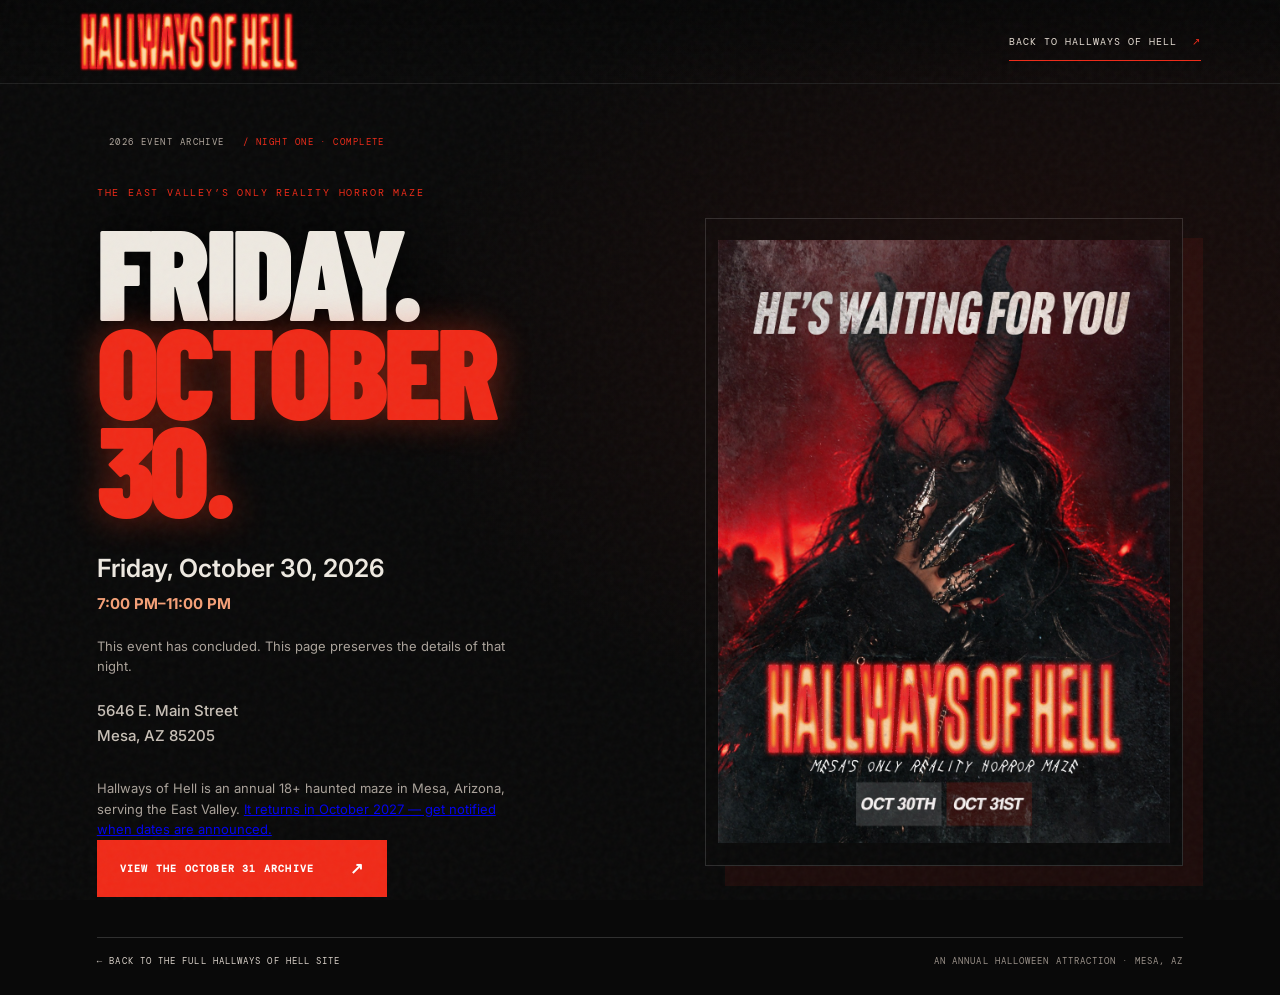
<file: events/2026-10-30/index.html>
<!doctype html>
<html lang="en">
<head>
  <meta charset="utf-8">
  <meta name="viewport" content="width=device-width, initial-scale=1">
  <meta name="theme-color" content="#090909">
  <meta name="description" content="Archive: Hallways of Hell, the 18+ haunted maze in Mesa, AZ, ran Friday, October 30, 2026 (7:00 PM–11:00 PM) at 5646 E. Main Street. Returning October 2027.">
  <link rel="icon" type="image/svg+xml" href="../../favicon.svg">
  <link rel="canonical" href="https://hallwaysofhell.com/events/2026-10-30/">
  <title>Hallways of Hell October 30, 2026 | Haunted Maze in Mesa, AZ (Archive)</title>
  <meta property="og:type" content="website">
  <meta property="og:site_name" content="Hallways of Hell">
  <meta property="og:title" content="Hallways of Hell October 30, 2026 · Haunted Maze in Mesa, AZ">
  <meta property="og:description" content="Remember the first night of the 2026 Hallways of Hell haunted maze in Mesa, Arizona.">
  <meta property="og:url" content="https://hallwaysofhell.com/events/2026-10-30/">
  <meta property="og:image" content="https://hallwaysofhell.com/assets/hes-waiting.jpg">
  <meta name="twitter:card" content="summary_large_image">
  <link rel="stylesheet" href="../../styles.css?v=20261110-seo">
  <link rel="stylesheet" href="../event.css">
  <script type="application/ld+json">
{
  "@context": "https://schema.org",
  "@type": "Event",
  "@id": "https://hallwaysofhell.com/events/2026-10-30/#event",
  "name": "Hallways of Hell 2026 – Night One",
  "description": "Night One of Hallways of Hell 2026, an 18+ Halloween haunted maze in Mesa, Arizona (East Valley), billed as the East Valley’s Only Reality Horror Maze. Friday, October 30, 2026, 7:00 PM–11:00 PM. This event has concluded; Hallways of Hell returns in October 2027.",
  "startDate": "2026-10-30T19:00:00-07:00",
  "endDate": "2026-10-30T23:00:00-07:00",
  "eventStatus": "https://schema.org/EventScheduled",
  "eventAttendanceMode": "https://schema.org/OfflineEventAttendanceMode",
  "typicalAgeRange": "18-",
  "image": [
    "https://hallwaysofhell.com/assets/hes-waiting.jpg",
    "https://hallwaysofhell.com/hero-bg.jpg"
  ],
  "url": "https://hallwaysofhell.com/events/2026-10-30/",
  "location": {
    "@type": "Place",
    "name": "Hallways of Hell",
    "address": {
      "@type": "PostalAddress",
      "streetAddress": "5646 E. Main Street",
      "addressLocality": "Mesa",
      "addressRegion": "AZ",
      "postalCode": "85205",
      "addressCountry": "US"
    }
  },
  "organizer": {
    "@type": "Organization",
    "name": "Victory Outreach Mesa"
  },
  "superEvent": {
    "@type": "EventSeries",
    "name": "Hallways of Hell",
    "url": "https://hallwaysofhell.com/"
  }
}
  </script>
</head>
<body class="event-leaf-page" data-page="event-details">
  <a class="skip-link" href="#event-main">Skip to archive details</a>
  <div class="grain" aria-hidden="true"></div>
  <header class="topbar event-topbar">
    <a class="brand" href="../../" aria-label="Hallways of Hell home"><img src="../../hallways-logo.png" width="1028" height="281" alt="Hallways of Hell — the East Valley’s Only Reality Horror Maze"></a>
    <a class="event-home-link" href="../../">Back to Hallways of Hell <span>↗</span></a>
  </header>
  <main id="event-main" class="event-leaf">
    <p class="section-mark"><span>2026 EVENT ARCHIVE</span> / NIGHT ONE · COMPLETE</p>
    <div class="event-leaf-grid">
      <div class="event-leaf-copy">
        <p class="eyebrow red">THE EAST VALLEY’S ONLY REALITY HORROR MAZE</p>
        <h1>FRIDAY.<br><em>OCTOBER 30.</em></h1>
        <p class="event-date">Friday, October 30, 2026</p>
        <p class="night-time"><strong>7:00 PM–11:00 PM</strong></p>
        <p class="event-complete">This event has concluded. This page preserves the details of that night.</p>
        <address>5646 E. Main Street<br>Mesa, AZ 85205</address>
        <p class="event-complete">Hallways of Hell is an annual 18+ haunted maze in Mesa, Arizona, serving the East Valley. <a href="../../#updates">It returns in October 2027 — get notified when dates are announced.</a></p>
        <a class="button button-red" href="../2026-10-31/" data-analytics="event_details_view">View the October 31 Archive <span>↗</span></a>
      </div>
      <div class="event-leaf-art event-leaf-poster"><img src="../../assets/hes-waiting.jpg" width="1080" height="1440" alt="Hallways of Hell promotional artwork featuring a horned character" decoding="async"></div>
    </div>
    <div class="event-leaf-footer"><a href="../../">← Back to the full Hallways of Hell site</a><span>AN ANNUAL HALLOWEEN ATTRACTION · MESA, AZ</span></div>
  </main>
  <script src="../../script.js?v=20261110"></script>
</body>
</html>
</file>
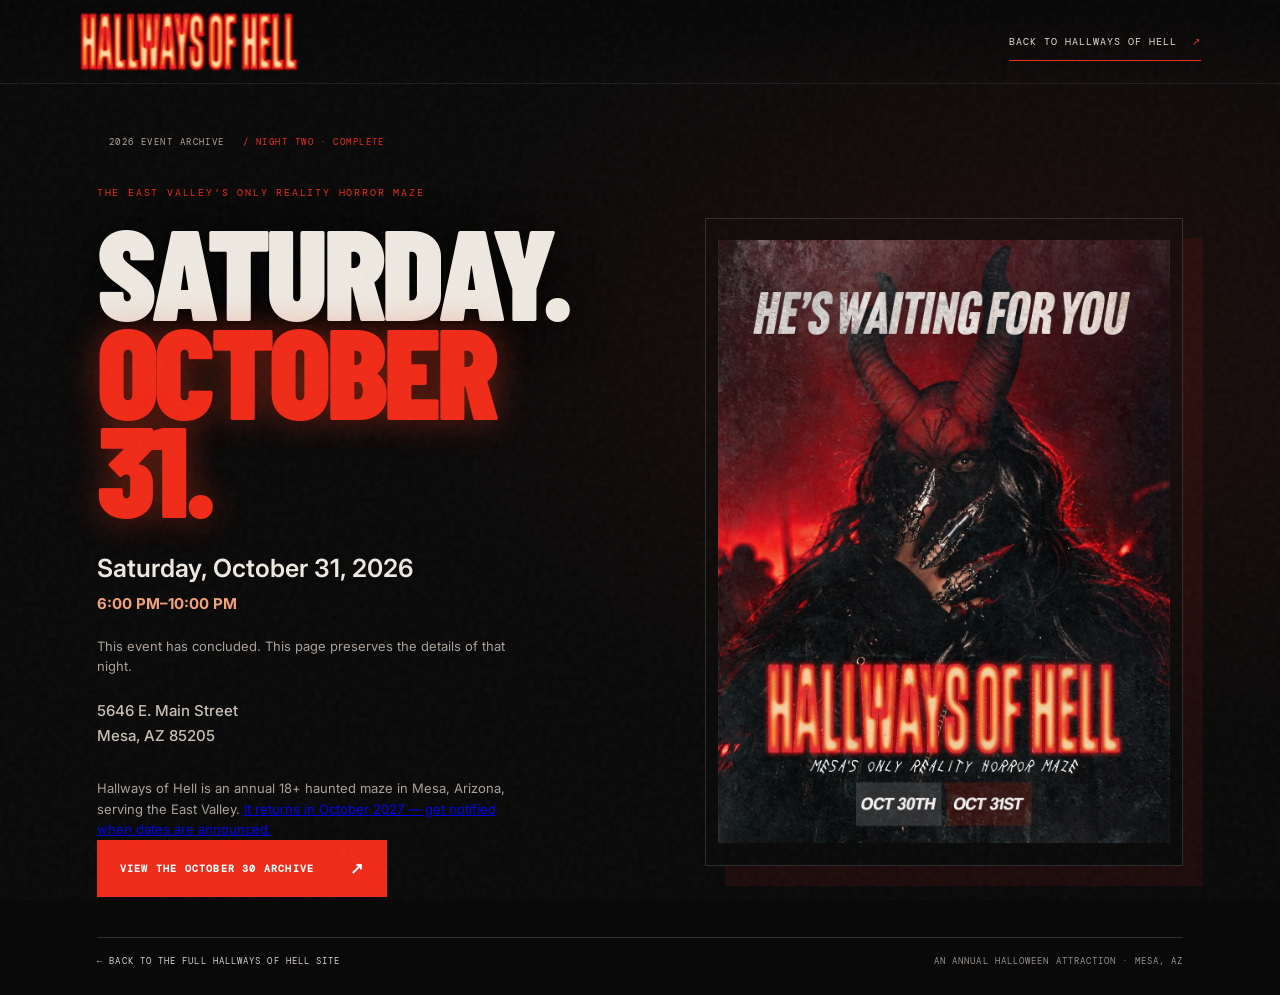
<file: events/2026-10-31/index.html>
<!doctype html>
<html lang="en">
<head>
  <meta charset="utf-8">
  <meta name="viewport" content="width=device-width, initial-scale=1">
  <meta name="theme-color" content="#090909">
  <meta name="description" content="Archive: Hallways of Hell, the 18+ haunted maze in Mesa, AZ, ran Saturday, October 31, 2026 (6:00 PM–10:00 PM) at 5646 E. Main Street. Returning October 2027.">
  <link rel="icon" type="image/svg+xml" href="../../favicon.svg">
  <link rel="canonical" href="https://hallwaysofhell.com/events/2026-10-31/">
  <title>Hallways of Hell October 31, 2026 | Haunted Maze in Mesa, AZ (Archive)</title>
  <meta property="og:type" content="website">
  <meta property="og:site_name" content="Hallways of Hell">
  <meta property="og:title" content="Hallways of Hell October 31, 2026 · Haunted Maze in Mesa, AZ">
  <meta property="og:description" content="Remember Halloween night at the 2026 Hallways of Hell haunted maze in Mesa, Arizona.">
  <meta property="og:url" content="https://hallwaysofhell.com/events/2026-10-31/">
  <meta property="og:image" content="https://hallwaysofhell.com/assets/hes-waiting.jpg">
  <meta name="twitter:card" content="summary_large_image">
  <link rel="stylesheet" href="../../styles.css?v=20261110-seo">
  <link rel="stylesheet" href="../event.css">
  <script type="application/ld+json">
{
  "@context": "https://schema.org",
  "@type": "Event",
  "@id": "https://hallwaysofhell.com/events/2026-10-31/#event",
  "name": "Hallways of Hell 2026 – Night Two",
  "description": "Night Two of Hallways of Hell 2026, an 18+ Halloween haunted maze in Mesa, Arizona (East Valley), billed as the East Valley’s Only Reality Horror Maze. Saturday, October 31, 2026, 6:00 PM–10:00 PM. This event has concluded; Hallways of Hell returns in October 2027.",
  "startDate": "2026-10-31T18:00:00-07:00",
  "endDate": "2026-10-31T22:00:00-07:00",
  "eventStatus": "https://schema.org/EventScheduled",
  "eventAttendanceMode": "https://schema.org/OfflineEventAttendanceMode",
  "typicalAgeRange": "18-",
  "image": [
    "https://hallwaysofhell.com/assets/hes-waiting.jpg",
    "https://hallwaysofhell.com/hero-bg.jpg"
  ],
  "url": "https://hallwaysofhell.com/events/2026-10-31/",
  "location": {
    "@type": "Place",
    "name": "Hallways of Hell",
    "address": {
      "@type": "PostalAddress",
      "streetAddress": "5646 E. Main Street",
      "addressLocality": "Mesa",
      "addressRegion": "AZ",
      "postalCode": "85205",
      "addressCountry": "US"
    }
  },
  "organizer": {
    "@type": "Organization",
    "name": "Victory Outreach Mesa"
  },
  "superEvent": {
    "@type": "EventSeries",
    "name": "Hallways of Hell",
    "url": "https://hallwaysofhell.com/"
  }
}
  </script>
</head>
<body class="event-leaf-page" data-page="event-details">
  <a class="skip-link" href="#event-main">Skip to archive details</a>
  <div class="grain" aria-hidden="true"></div>
  <header class="topbar event-topbar">
    <a class="brand" href="../../" aria-label="Hallways of Hell home"><img src="../../hallways-logo.png" width="1028" height="281" alt="Hallways of Hell — the East Valley’s Only Reality Horror Maze"></a>
    <a class="event-home-link" href="../../">Back to Hallways of Hell <span>↗</span></a>
  </header>
  <main id="event-main" class="event-leaf">
    <p class="section-mark"><span>2026 EVENT ARCHIVE</span> / NIGHT TWO · COMPLETE</p>
    <div class="event-leaf-grid">
      <div class="event-leaf-copy">
        <p class="eyebrow red">THE EAST VALLEY’S ONLY REALITY HORROR MAZE</p>
        <h1>SATURDAY.<br><em>OCTOBER 31.</em></h1>
        <p class="event-date">Saturday, October 31, 2026</p>
        <p class="night-time"><strong>6:00 PM–10:00 PM</strong></p>
        <p class="event-complete">This event has concluded. This page preserves the details of that night.</p>
        <address>5646 E. Main Street<br>Mesa, AZ 85205</address>
        <p class="event-complete">Hallways of Hell is an annual 18+ haunted maze in Mesa, Arizona, serving the East Valley. <a href="../../#updates">It returns in October 2027 — get notified when dates are announced.</a></p>
        <a class="button button-red" href="../2026-10-30/" data-analytics="event_details_view">View the October 30 Archive <span>↗</span></a>
      </div>
      <div class="event-leaf-art event-leaf-poster"><img src="../../assets/hes-waiting.jpg" width="1080" height="1440" alt="Hallways of Hell promotional artwork featuring a horned character" decoding="async"></div>
    </div>
    <div class="event-leaf-footer"><a href="../../">← Back to the full Hallways of Hell site</a><span>AN ANNUAL HALLOWEEN ATTRACTION · MESA, AZ</span></div>
  </main>
  <script src="../../script.js?v=20261110"></script>
</body>
</html>
</file>
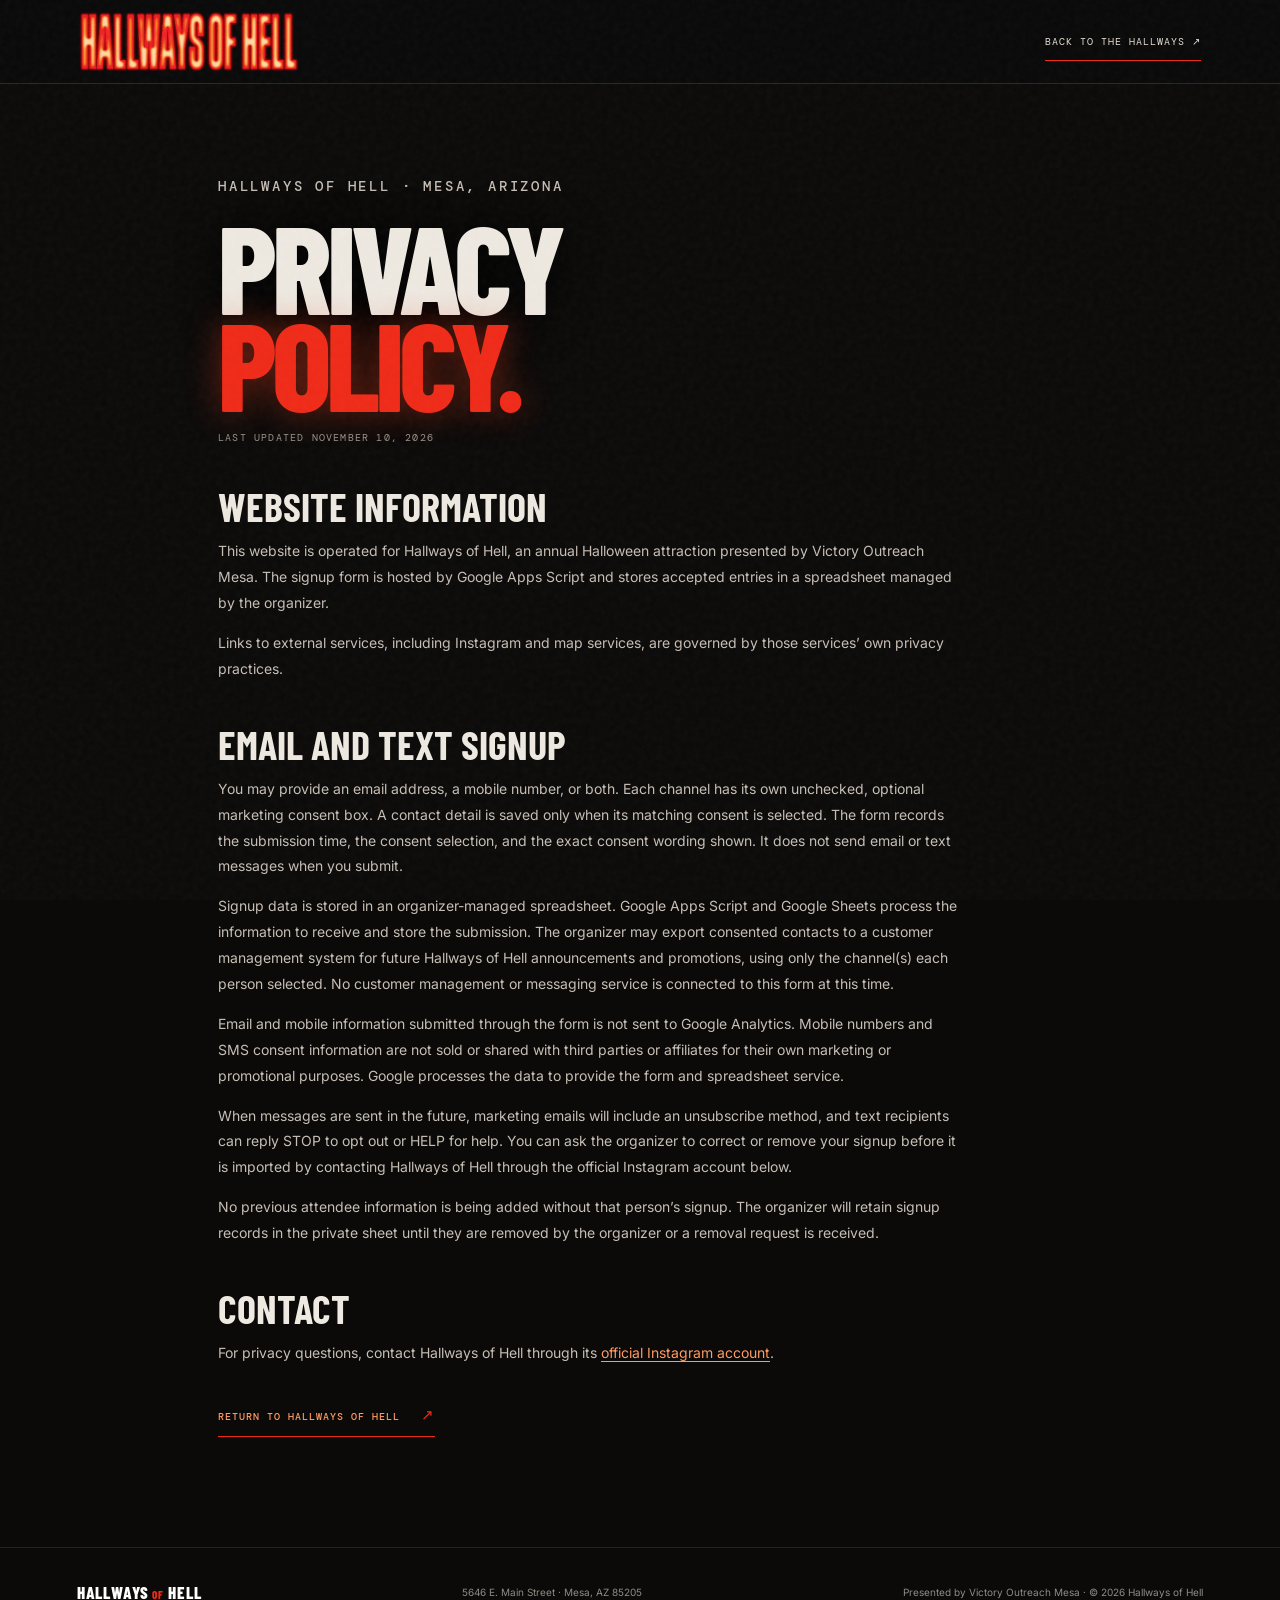
<file: privacy.html>
<!doctype html>
<html lang="en">
<head>
  <meta charset="utf-8">
  <meta name="viewport" content="width=device-width, initial-scale=1">
  <meta name="theme-color" content="#090909">
  <meta name="description" content="Learn how Hallways of Hell handles contact details and consent information submitted through its future-season signup form.">
  <link rel="icon" type="image/svg+xml" href="favicon.svg">
  <link rel="canonical" href="https://hallwaysofhell.com/privacy.html">
  <title>Privacy Policy | Hallways of Hell</title>
  <link rel="stylesheet" href="styles.css">
</head>
<body class="policy-page">
  <div class="grain" aria-hidden="true"></div>
  <header class="topbar policy-topbar"><a class="brand" href="./" aria-label="Hallways of Hell home"><img src="hallways-logo.png" width="1028" height="281" alt="Hallways of Hell"></a><a class="event-home-link" href="./">Back to the Hallways <span>↗</span></a></header>
  <main class="policy-content">
    <p class="eyebrow red">HALLWAYS OF HELL · MESA, ARIZONA</p>
    <h1>Privacy<br><em>policy.</em></h1>
    <p class="policy-updated">Last updated November 10, 2026</p>
    <h2>Website information</h2>
    <p>This website is operated for Hallways of Hell, an annual Halloween attraction presented by Victory Outreach Mesa. The signup form is hosted by Google Apps Script and stores accepted entries in a spreadsheet managed by the organizer.</p>
    <p>Links to external services, including Instagram and map services, are governed by those services’ own privacy practices.</p>
    <h2>Email and text signup</h2>
    <p>You may provide an email address, a mobile number, or both. Each channel has its own unchecked, optional marketing consent box. A contact detail is saved only when its matching consent is selected. The form records the submission time, the consent selection, and the exact consent wording shown. It does not send email or text messages when you submit.</p>
    <p>Signup data is stored in an organizer-managed spreadsheet. Google Apps Script and Google Sheets process the information to receive and store the submission. The organizer may export consented contacts to a customer management system for future Hallways of Hell announcements and promotions, using only the channel(s) each person selected. No customer management or messaging service is connected to this form at this time.</p>
    <p>Email and mobile information submitted through the form is not sent to Google Analytics. Mobile numbers and SMS consent information are not sold or shared with third parties or affiliates for their own marketing or promotional purposes. Google processes the data to provide the form and spreadsheet service.</p>
    <p>When messages are sent in the future, marketing emails will include an unsubscribe method, and text recipients can reply STOP to opt out or HELP for help. You can ask the organizer to correct or remove your signup before it is imported by contacting Hallways of Hell through the official Instagram account below.</p>
    <p>No previous attendee information is being added without that person’s signup. The organizer will retain signup records in the private sheet until they are removed by the organizer or a removal request is received.</p>
    <h2>Contact</h2>
    <p>For privacy questions, contact Hallways of Hell through its <a href="https://www.instagram.com/hallwaysofhell/" target="_blank" rel="noopener noreferrer">official Instagram account</a>.</p>
    <a class="text-link" href="./">Return to Hallways of Hell <span>↗</span></a>
  </main>
  <footer><a href="./" class="footer-brand">HALLWAYS <span>OF</span> HELL</a><p>5646 E. Main Street · Mesa, AZ 85205</p><small>Presented by Victory Outreach Mesa · © 2026 Hallways of Hell</small></footer>
</body>
</html>
</file>
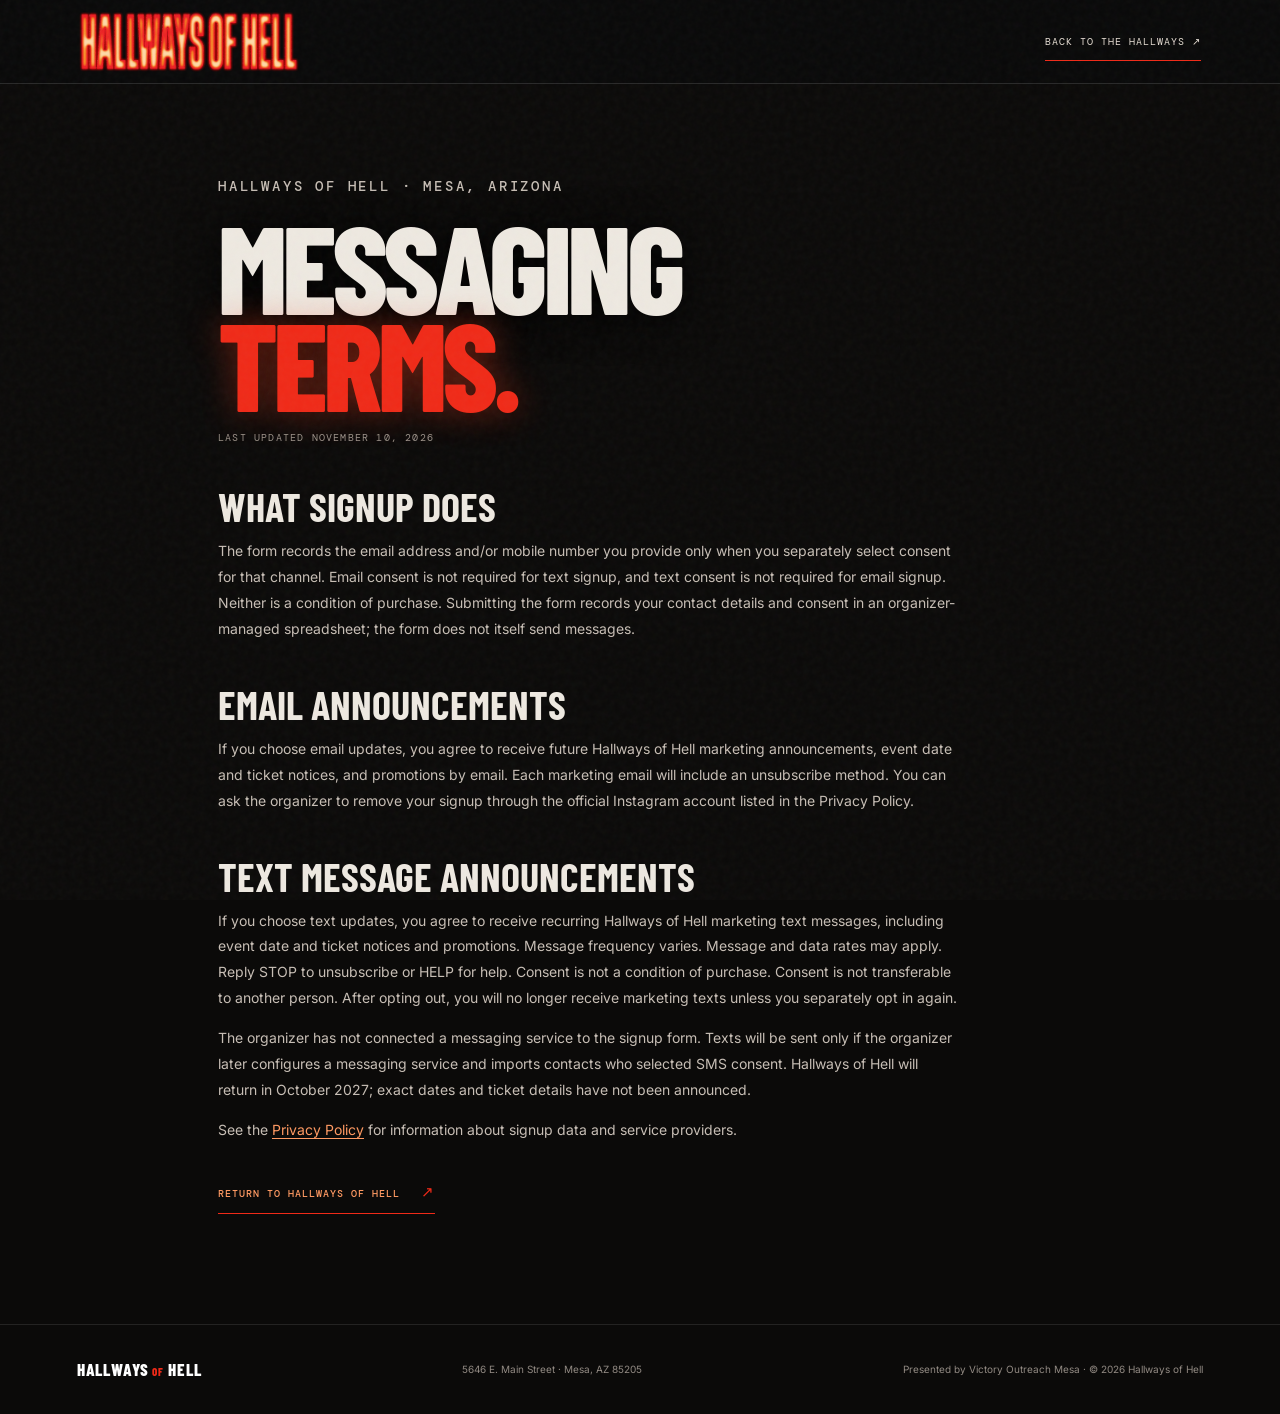
<file: terms.html>
<!doctype html>
<html lang="en">
<head>
  <meta charset="utf-8">
  <meta name="viewport" content="width=device-width, initial-scale=1">
  <meta name="theme-color" content="#090909">
  <meta name="description" content="Consent and messaging terms for Hallways of Hell future-season email and SMS announcements.">
  <link rel="icon" type="image/svg+xml" href="favicon.svg">
  <link rel="canonical" href="https://hallwaysofhell.com/terms.html">
  <title>Messaging Terms | Hallways of Hell</title>
  <link rel="stylesheet" href="styles.css">
</head>
<body class="policy-page">
  <div class="grain" aria-hidden="true"></div>
  <header class="topbar policy-topbar"><a class="brand" href="./" aria-label="Hallways of Hell home"><img src="hallways-logo.png" width="1028" height="281" alt="Hallways of Hell"></a><a class="event-home-link" href="./">Back to the Hallways <span>↗</span></a></header>
  <main class="policy-content">
    <p class="eyebrow red">HALLWAYS OF HELL · MESA, ARIZONA</p>
    <h1>Messaging<br><em>terms.</em></h1>
    <p class="policy-updated">Last updated November 10, 2026</p>
    <h2>What signup does</h2>
    <p>The form records the email address and/or mobile number you provide only when you separately select consent for that channel. Email consent is not required for text signup, and text consent is not required for email signup. Neither is a condition of purchase. Submitting the form records your contact details and consent in an organizer-managed spreadsheet; the form does not itself send messages.</p>
    <h2>Email announcements</h2>
    <p>If you choose email updates, you agree to receive future Hallways of Hell marketing announcements, event date and ticket notices, and promotions by email. Each marketing email will include an unsubscribe method. You can ask the organizer to remove your signup through the official Instagram account listed in the Privacy Policy.</p>
    <h2>Text message announcements</h2>
    <p>If you choose text updates, you agree to receive recurring Hallways of Hell marketing text messages, including event date and ticket notices and promotions. Message frequency varies. Message and data rates may apply. Reply STOP to unsubscribe or HELP for help. Consent is not a condition of purchase. Consent is not transferable to another person. After opting out, you will no longer receive marketing texts unless you separately opt in again.</p>
    <p>The organizer has not connected a messaging service to the signup form. Texts will be sent only if the organizer later configures a messaging service and imports contacts who selected SMS consent. Hallways of Hell will return in October 2027; exact dates and ticket details have not been announced.</p>
    <p>See the <a href="privacy.html">Privacy Policy</a> for information about signup data and service providers.</p>
    <a class="text-link" href="./">Return to Hallways of Hell <span>↗</span></a>
  </main>
  <footer><a href="./" class="footer-brand">HALLWAYS <span>OF</span> HELL</a><p>5646 E. Main Street · Mesa, AZ 85205</p><small>Presented by Victory Outreach Mesa · © 2026 Hallways of Hell</small></footer>
</body>
</html>
</file>
<file: styles.css>
@import url('https://fonts.googleapis.com/css2?family=Barlow+Condensed:wght@500;600;700;800;900&family=DM+Mono:wght@400;500&family=Inter:wght@400;500;600;700;800&display=swap');
:root{--black:#090909;--ink:#101010;--white:#eee9e1;--muted:#9b9690;--red:#f02a18;--orange:#ff762b;--line:#383432;--condensed:'Barlow Condensed',Impact,'Arial Narrow',sans-serif;--sans:Inter,Arial,sans-serif;--mono:'DM Mono',monospace}*{box-sizing:border-box}html{scroll-behavior:smooth;scroll-padding-top:90px}body{margin:0;background:var(--black);color:var(--white);font-family:var(--sans);overflow-x:hidden}.grain{position:fixed;inset:0;z-index:20;pointer-events:none;opacity:.085;background-image:url("data:image/svg+xml,%3Csvg viewBox='0 0 180 180' xmlns='http://www.w3.org/2000/svg'%3E%3Cfilter id='n'%3E%3CfeTurbulence type='fractalNoise' baseFrequency='.82' numOctaves='3' stitchTiles='stitch'/%3E%3C/filter%3E%3Crect width='100%25' height='100%25' filter='url(%23n)' opacity='.45'/%3E%3C/svg%3E")}.topbar{height:84px;padding:0 6.2vw;display:flex;align-items:center;justify-content:space-between;position:absolute;z-index:5;top:0;left:0;width:100%;border-bottom:1px solid #ffffff1a;background:linear-gradient(#050505b8,transparent)}.brand img{width:220px;height:auto;display:block}.nav{display:flex;align-items:center;gap:38px}.nav a{font:500 11px var(--mono);text-transform:uppercase;letter-spacing:.12em;color:#d2cbc3;text-decoration:none;transition:color .2s}.nav a:hover,.text-link:hover{color:var(--orange)}.nav .nav-ticket{background:var(--red);color:white;padding:14px 20px;letter-spacing:.08em}.nav-ticket span,.button span{font-size:16px;padding-left:12px}.menu-toggle{display:none;background:none;border:0}.hero{min-height:760px;height:min(100vh,1000px);max-height:1000px;position:relative;display:flex;align-items:center;overflow:hidden;background:#090909}.hero-bg{position:absolute;inset:0;background:linear-gradient(90deg,#050505ed 0%,#050505b8 44%,#05050533 100%),linear-gradient(0deg,#090909 0%,transparent 29%),url('hero-bg.jpg') center 38%/cover;filter:saturate(.76);opacity:.76;transform:scale(1.02)}.hero:after{content:"";position:absolute;inset:0;background:radial-gradient(ellipse at 70% 50%,transparent 0%,#05050528 48%,#0505059c 100%);pointer-events:none}.hero-inner{position:relative;z-index:1;width:min(1200px,88%);margin:95px auto 0}.hero h1{font-size:clamp(72px,8.5vw,126px)}.eyebrow{font:500 10px var(--mono);letter-spacing:.2em;text-transform:uppercase;color:#c9c2ba}.hero .eyebrow{display:flex;align-items:center;gap:12px}.hero .eyebrow i{width:22px;height:1px;background:var(--red);display:inline-block}.red{color:var(--red)}h1,h2,h3,p{margin-top:0}h1{font:800 clamp(86px,12vw,174px)/.78 var(--condensed);text-transform:uppercase;letter-spacing:-.04em;margin:34px 0 30px;text-shadow:0 4px 40px #000}h1 em,h2 em,h3 em{font-style:normal;color:var(--red)}h1 em{display:inline-block;color:#f53924;text-shadow:0 0 34px #f03a1a6e}.hero-sub{font-size:17px;line-height:1.75;color:#c6c0b9;margin-bottom:30px}.hero-sub strong{color:white}.button{display:inline-flex;align-items:center;justify-content:space-between;text-decoration:none;text-transform:uppercase;font:600 11px var(--mono);letter-spacing:.12em;padding:17px 22px;min-width:218px;transition:transform .18s,box-shadow .18s}.button:hover{transform:translateY(-3px);box-shadow:0 8px 34px #f02a1840}.button-hot{background:var(--red);color:white}.hero-date{position:absolute;right:0;bottom:7px;display:flex;flex-direction:column;align-items:flex-end;text-align:right;line-height:1}.hero-date span{font:500 10px var(--mono);letter-spacing:.2em;color:#aba49b}.hero-date b{font:800 52px var(--condensed);letter-spacing:.02em}.hero-date small{font-size:28px;color:var(--red);vertical-align:4px}.scroll-cue{position:absolute;z-index:2;bottom:33px;left:6vw;color:#d1cac1;text-transform:uppercase;text-decoration:none;font:10px var(--mono);letter-spacing:.18em;display:flex;align-items:center;gap:12px}.scroll-cue span{height:34px;width:1px;background:var(--red)}.section{padding:110px max(6vw,24px)}.section-mark{font:10px var(--mono);color:var(--red);letter-spacing:.18em;margin-bottom:56px}.section-mark span{color:#938b83;margin-left:12px}.intro{background:#11100f;position:relative}.intro-grid{display:grid;grid-template-columns:1.05fr .95fr;gap:9vw;align-items:end}.intro h2,.details h2,.rules h2,.final-cta h2{font:700 clamp(58px,8vw,110px)/.82 var(--condensed);letter-spacing:-.025em;text-transform:uppercase;margin:18px 0 0}.intro-copy{max-width:490px;padding-bottom:6px}.intro-copy p{font-size:15px;line-height:1.8;color:#b4aca4}.text-link{display:inline-block;text-decoration:none;color:white;font:500 10px var(--mono);letter-spacing:.1em;text-transform:uppercase;border-bottom:1px solid var(--red);padding:0 0 11px;margin-top:13px;transition:color .2s}.text-link span{color:var(--red);font-size:15px;margin-left:14px}.red-line{height:1px;background:#ffffff21;margin:76px 0 52px}.teaser-grid{display:grid;grid-template-columns:1.1fr .9fr;min-height:350px;align-items:center}.teaser-image{aspect-ratio:4/5;height:auto;position:relative;overflow:hidden}.teaser-image:after{content:none}.teaser-image img{width:100%;height:100%;object-fit:contain;object-position:center;filter:none;opacity:1}.teaser-note{padding:30px 0 30px 9vw;position:relative}.teaser-note .crosshair{color:var(--red);font-size:27px;position:absolute;top:-12px;right:12%}.teaser-note h3{font:700 clamp(52px,7vw,86px)/.83 var(--condensed);text-transform:uppercase;margin:18px 0 20px}.teaser-note>p:not(.eyebrow){font-size:13px;line-height:1.8;color:#aaa29a}.teaser-note .text-link{margin-top:15px}.details{position:relative;background:linear-gradient(135deg,#171412,#0c0b0a 60%);overflow:hidden}.details:before{content:"";position:absolute;inset:0;background:radial-gradient(ellipse at 80% 35%,#64190e26,transparent 45%);pointer-events:none}.details-heading{margin-bottom:58px}.details h2{font-size:clamp(62px,8.5vw,116px)}.detail-cards{display:grid;grid-template-columns:1fr 1fr 1.2fr;border:1px solid #ffffff31;position:relative}.date-card,.address-card{min-height:280px;padding:25px 30px;position:relative}.date-card{border-right:1px solid #ffffff31}.date-card-alt{background:#d6221530}.card-label{font:10px var(--mono);letter-spacing:.15em;color:#b5aca4}.date-number{font:800 clamp(100px,14vw,175px)/.9 var(--condensed);color:white;letter-spacing:-.04em;margin-top:30px}.date-card-alt .date-number{color:#f13a27}.date-meta{display:flex;justify-content:space-between;align-items:center;font-size:10px;color:#aaa29a;letter-spacing:.12em}.date-meta b{color:white;font:500 11px var(--mono)}.address-card{padding-left:42px}.pin{font-size:34px;color:var(--red);margin:35px 0 10px}.address-card address{font:600 18px/1.65 var(--sans);font-style:normal}.address-card>a{display:inline-block;color:#d7d0c8;text-decoration:none;border-bottom:1px solid #f02a18;padding-bottom:7px;margin-top:17px;font:10px var(--mono);letter-spacing:.12em;text-transform:uppercase}.address-card>a span{color:var(--red);margin-left:8px}.ticket-band{position:relative;margin-top:23px;background:var(--red);padding:26px 33px;display:flex;justify-content:space-between;align-items:center}.ticket-band p{font:600 22px/1.25 var(--condensed);text-transform:uppercase;margin:0}.location-map{position:relative;margin-top:42px;border:1px solid #ffffff31;background:#100f0e}.map-heading{display:flex;justify-content:space-between;align-items:center;gap:20px;padding:20px 24px}.map-heading .eyebrow{margin:0 0 7px;color:var(--red)}.map-heading h3{margin:0;font:700 clamp(20px,3vw,32px)/1 var(--condensed);text-transform:uppercase}.map-heading h3 span{color:var(--red)}.map-heading>a{flex:none;color:#d7d0c8;text-decoration:none;border-bottom:1px solid var(--red);padding-bottom:7px;font:10px var(--mono);letter-spacing:.1em;text-transform:uppercase}.location-map iframe{display:block;width:100%;height:380px;border:0;filter:grayscale(1) contrast(1.05)}.map-attribution{margin:0;padding:8px 12px;color:#a39a90;font:9px var(--mono);text-align:right}.ticket-band p span{font:10px var(--mono);letter-spacing:.16em;display:inline-block;margin-bottom:7px}.ticket-band p strong{color:#ffd5bd}.button-light{background:#eee9e1;color:#17100d;min-width:175px}.rules{background:#e7e1d8;color:#171311;position:relative}.rules .section-mark{color:var(--red)}.rules .section-mark span{color:#615953}.rules-layout{display:grid;grid-template-columns:.8fr 1.2fr;gap:8vw}.rules-heading{max-width:720px;margin-bottom:48px}.rules-heading h2{font-size:clamp(58px,7vw,94px)}.rules-columns{display:grid;grid-template-columns:repeat(2,minmax(0,1fr));gap:clamp(30px,5vw,74px);align-items:start}.rules-column>h3{font:700 clamp(34px,4.2vw,54px)/.9 var(--condensed);text-transform:uppercase;letter-spacing:-.02em;color:#171311;margin:0 0 22px}.rules-column .rules-list{border-top:1px solid #aa9e95}.rules-column .maze-rules-list{display:block}.rules h2{font-size:clamp(58px,7vw,94px)}.rules-lede{font-size:13px;line-height:1.7;color:#6d655e;margin-top:23px;max-width:260px}.rules-list{border-top:1px solid #aa9e95}.rule{border-bottom:1px solid #bdb2a8}.rule>summary{display:grid;grid-template-columns:42px minmax(0,1fr) 20px;align-items:center;gap:10px;padding:19px 0;list-style:none;cursor:pointer}.rule>summary::-webkit-details-marker{display:none}.rule>summary:after{content:"+";color:var(--red);font:20px var(--mono);text-align:right}.rule[open]>summary:after{content:"−"}.rule>summary>span{font:10px var(--mono);color:var(--red)}.rule>summary>strong{font-size:13px;line-height:1.5;color:#171311}.rule-body{margin:0;padding:0 30px 19px 52px;font-size:12px;line-height:1.7;color:#39312e}.rule>summary:focus-visible{outline:2px solid var(--red);outline-offset:3px}.rule b{color:var(--red);font:20px var(--mono)}.rules-note{font:10px/1.7 var(--mono);color:#756c64;letter-spacing:.02em;margin:18px 0 0}.maze-rules{margin-top:76px}.maze-rules h3{font:700 clamp(36px,5vw,64px)/.9 var(--condensed);text-transform:uppercase;letter-spacing:-.02em;margin:0 0 27px;color:#171311}.maze-rules-list{display:grid;grid-template-columns:repeat(2,minmax(0,1fr));column-gap:42px;align-items:start}.final-cta{min-height:650px;text-align:center;display:flex;flex-direction:column;justify-content:center;align-items:center;position:relative;overflow:hidden;padding:90px 20px;background:radial-gradient(ellipse at 50% 100%,#45130d 0%,#110b09 39%,#090909 73%)}.final-cta:before,.final-cta:after{content:"";position:absolute;width:1px;height:70%;background:linear-gradient(transparent,#c72718aa,transparent);transform:rotate(21deg);top:-5%;left:16%}.final-cta:after{left:auto;right:14%;transform:rotate(-17deg)}.final-cta>*:not(.final-scratch){position:relative;z-index:1}.final-cta img{width:min(510px,76vw);margin-bottom:35px;filter:drop-shadow(0 0 22px #f02a1833)}.final-cta .eyebrow{color:#c1b9b1}.final-cta h2{font-size:clamp(64px,9vw,112px);margin:17px 0 20px}.final-date{font:10px var(--mono);letter-spacing:.16em;color:#c0b7ad;margin:0 0 27px}.final-date span{color:var(--red);margin:0 10px}.final-scratch{position:absolute;font:900 45vw/.7 var(--condensed);color:#ffffff04;letter-spacing:-.08em;transform:rotate(-8deg);white-space:nowrap;left:0;right:0;top:35%}footer{border-top:1px solid #ffffff1a;min-height:90px;padding:25px 6vw;display:flex;align-items:center;justify-content:space-between;gap:20px;color:#928a83}footer a{color:#c9c1b8;text-decoration:none;font:10px var(--mono);letter-spacing:.1em}footer p,footer small{font-size:10px;margin:0}.footer-brand{font:800 17px var(--condensed);letter-spacing:.05em;color:white}.footer-brand span{color:var(--red);font-size:11px}
.rule small{display:block;margin-top:5px;font:9px var(--mono);letter-spacing:.08em;text-transform:uppercase;color:#887e75}
@media(max-width:800px){.topbar{height:70px;padding:0 22px}.brand img{width:170px}.menu-toggle{display:flex;flex-direction:column;gap:6px;padding:10px;position:relative;z-index:7}.menu-toggle span{width:25px;height:1px;background:white;display:block}.nav{display:none;position:absolute;top:69px;left:0;width:100%;background:#111;padding:24px;flex-direction:column;align-items:stretch;gap:0;border-bottom:1px solid #ffffff22}.nav.open{display:flex}.nav a{padding:17px 3px;border-bottom:1px solid #ffffff18}.nav .nav-ticket{padding:16px;margin-top:12px;text-align:center}.hero{min-height:700px;height:91svh;max-height:850px}.hero-bg{background:linear-gradient(90deg,#050505de,#05050569 78%,#0505057a),linear-gradient(0deg,#090909,transparent 32%),url('hero-bg.jpg') 57% center/cover}.hero-inner{width:calc(100% - 48px);margin-top:30px}.hero h1{font-size:clamp(60px,13vw,92px)}.hero-sub{font-size:15px}.hero-date{right:0;bottom:-108px}.hero-date b{font-size:42px}.scroll-cue{bottom:20px}.section{padding:78px 24px}.section-mark{margin-bottom:43px}.intro-grid,.rules-layout{grid-template-columns:1fr;gap:35px}.rules-columns{grid-template-columns:1fr;gap:48px}.rules-heading{margin-bottom:38px}.rules-column>h3{font-size:42px}.maze-rules{margin-top:55px}.maze-rules-list{grid-template-columns:1fr;column-gap:0}.intro h2,.details h2{font-size:clamp(66px,14vw,100px)}.intro-copy{max-width:unset}.red-line{margin:53px 0 35px}.teaser-grid{grid-template-columns:1fr;gap:22px}.teaser-image{height:auto}.teaser-image:after{content:none}.teaser-note{padding:20px 0 15px}.teaser-note .crosshair{right:15px}.teaser-note h3{font-size:73px}.details-heading{margin-bottom:35px}.detail-cards{grid-template-columns:1fr 1fr}.date-card,.address-card{min-height:210px;padding:19px}.date-number{font-size:clamp(92px,23vw,145px);margin-top:24px}.address-card{grid-column:1/-1;border-top:1px solid #ffffff31;padding:23px 20px;min-height:auto}.pin{display:none}.address-card address{margin-top:22px}.ticket-band{padding:21px 19px;gap:16px}.map-heading{align-items:flex-start;flex-direction:column;padding:19px}.location-map iframe{height:320px}.ticket-band p{font-size:19px}.button-light{min-width:145px;padding:16px}.rules-layout{gap:38px}.rules-column>h3{font-size:38px}.rules h2{font-size:clamp(68px,14vw,98px)}.final-cta{min-height:580px}.final-cta img{width:min(430px,83vw)}footer{padding:25px 24px;flex-wrap:wrap;justify-content:space-between}footer p{order:3;width:100%}}
@media(max-width:430px){.hero .eyebrow{font-size:8px;letter-spacing:.13em}.hero h1{font-size:19vw}.hero-date{bottom:-112px}.hero-date b{font-size:36px}.detail-cards{grid-template-columns:1fr 1fr}.date-card{min-height:190px;padding:15px}.date-number{font-size:23vw}.date-meta{font-size:9px}.date-meta b{font-size:9px}.ticket-band{align-items:flex-start;flex-direction:column}.button-light{align-self:flex-end}.rule>summary{grid-template-columns:32px minmax(0,1fr) 20px}.rule-body{padding-left:42px;padding-right:22px}.maze-rules-list{grid-template-columns:1fr;column-gap:0}.rule p{font-size:12px}footer>a:not(.footer-brand){font-size:9px}}
@media(prefers-reduced-motion:reduce){html{scroll-behavior:auto}*,*:before,*:after{transition:none!important}}

/* Last year's photos: a touch friendly filmstrip that keeps every image uncropped. */
.gallery{background:#0d0c0b;overflow:hidden}.gallery .section-mark{margin-bottom:52px}.gallery-heading{display:flex;align-items:end;justify-content:space-between;gap:32px;margin-bottom:42px}.gallery-heading h2{font:700 clamp(58px,8vw,108px)/.82 var(--condensed);letter-spacing:-.025em;text-transform:uppercase;margin:15px 0 0}.gallery-heading>p{max-width:280px;margin:0 0 5px;color:#b4aca4;font-size:13px;line-height:1.8}.gallery-controls{display:flex;justify-content:space-between;align-items:center;margin-bottom:15px}.gallery-count{font:10px var(--mono);letter-spacing:.14em;color:#928a83}.gallery-count b{color:var(--red);font-weight:500}.gallery-buttons{display:flex;gap:8px}.gallery-arrow{width:44px;height:40px;display:grid;place-items:center;background:transparent;border:1px solid #554b45;color:var(--white);font:19px var(--mono);cursor:pointer;transition:background .2s,border-color .2s,color .2s}.gallery-arrow:hover,.gallery-arrow:focus-visible{background:var(--red);border-color:var(--red);color:white}.gallery-arrow:focus-visible{outline:2px solid white;outline-offset:3px}.gallery-filmstrip{position:relative;margin:0 -1px;padding:15px 0;background:linear-gradient(#211d1a,#171412 12px,#171412 calc(100% - 12px),#211d1a);border-top:1px solid #39322e;border-bottom:1px solid #39322e}.gallery-track{display:flex;gap:18px;overflow-x:auto;overscroll-behavior-x:contain;scroll-snap-type:x mandatory;scrollbar-color:var(--red) #302924;scrollbar-width:thin;padding:16px 1px 19px;cursor:grab;touch-action:auto;user-select:none}.gallery-track.is-dragging{cursor:grabbing;scroll-snap-type:none;scrollbar-width:none}.gallery-track.is-dragging::-webkit-scrollbar{display:none}.gallery-track:focus-visible{outline:2px solid var(--red);outline-offset:2px}.gallery-slide{flex:0 0 clamp(280px,48vw,620px);width:clamp(280px,48vw,620px);margin:0;scroll-snap-align:center}.film-frame{height:clamp(360px,42vw,540px);position:relative;display:grid;place-items:center;overflow:hidden;background:#0b0a09;border:1px solid #50443d;padding:9px 12px}.film-frame:before,.film-frame:after{content:"";position:absolute;z-index:1;left:12px;right:12px;height:6px;background:repeating-linear-gradient(90deg,#070707 0 13px,transparent 13px 23px);pointer-events:none}.film-frame:before{top:3px}.film-frame:after{bottom:3px}.film-frame img{display:block;width:100%;height:100%;object-fit:contain;object-position:center;pointer-events:none}.gallery-slide figcaption{padding:13px 2px 0;font:600 12px var(--sans);color:#e6dfd7;letter-spacing:.02em}.gallery-slide figcaption span{display:block;font:9px var(--mono);letter-spacing:.14em;color:var(--red);margin-bottom:6px}.gallery-hint{margin:18px 0 0;color:#8f867e;font:9px var(--mono);letter-spacing:.15em}.gallery-hint span{color:var(--red);padding-left:6px}
@media(max-width:800px){.gallery-heading{align-items:flex-start;flex-direction:column;gap:18px;margin-bottom:30px}.gallery-heading h2{font-size:clamp(66px,14vw,100px)}.gallery-heading>p{max-width:340px}.gallery-slide{flex-basis:80vw;width:80vw}.film-frame{height:clamp(360px,112vw,520px)}.gallery-track{gap:13px}}
@media(max-width:430px){.gallery-slide{flex-basis:84vw;width:84vw}.film-frame{height:clamp(340px,118vw,470px)}.gallery-arrow{width:40px;height:38px}}
@media(prefers-reduced-motion:reduce){.gallery-track{scroll-behavior:auto}}
@media(min-width:801px){.gallery-slide.landscape{flex-basis:clamp(380px,45vw,760px);width:clamp(380px,45vw,760px)}.gallery-slide.portrait{flex-basis:clamp(230px,24vw,390px);width:clamp(230px,24vw,390px)}}
@media(max-width:800px){.gallery-slide.landscape{flex-basis:84vw;width:84vw}.gallery-slide.portrait{flex-basis:65vw;width:65vw;min-width:230px}.gallery-slide.landscape .film-frame{height:auto;aspect-ratio:3/2}.gallery-slide.portrait .film-frame{height:auto;aspect-ratio:2/3}}
.hero-countdown{display:flex;align-items:flex-end;gap:clamp(9px,1.5vw,18px);margin:0 0 25px;color:#f1eae1}.countdown-unit{display:flex;flex-direction:column;align-items:center;gap:5px;min-width:42px}.countdown-number{font:800 31px/.9 var(--condensed);color:var(--orange);text-shadow:0 0 20px #f02a1850;font-variant-numeric:tabular-nums}.countdown-unit-label{font:8px var(--mono);letter-spacing:.12em;text-transform:uppercase;color:#c8c0b7}.countdown-label{font:9px var(--mono);letter-spacing:.13em;color:#c8c0b7;padding:0 0 2px 4px}.hero-countdown+.button{margin-bottom:8px}
@media(max-width:600px){.hero-countdown{margin-bottom:20px;gap:10px}.countdown-unit{min-width:36px}.countdown-number{font-size:27px}.countdown-unit-label{font-size:7px}.countdown-label{font-size:8px;letter-spacing:.08em}}
.date-number{display:flex;gap:0;align-items:baseline}
.date-card-alt .date-number{gap:.025em}
.event-card-link{display:inline-flex;gap:10px;align-items:center;margin-top:12px;color:#d7cfc7;text-decoration:none;font:9px var(--mono);letter-spacing:.1em;text-transform:uppercase;border-bottom:1px solid #ffffff45;padding-bottom:5px}
.event-card-link span{color:var(--orange)}
.event-card-link:hover,.event-card-link:focus-visible{color:#fff;border-color:var(--orange)}
.instagram-link{color:#f3a176!important;text-decoration:none!important}
.instagram-link:hover,.instagram-link:focus-visible{color:#fff!important}
.final-instagram{margin-top:20px;font:10px var(--mono);letter-spacing:.12em;text-transform:uppercase}
@keyframes reality-flicker{0%{opacity:0;filter:brightness(.35);text-shadow:none}9%{opacity:1;filter:brightness(1.35)}14%{opacity:.35}20%{opacity:1;filter:brightness(1.15)}33%{opacity:.65}39%{opacity:1}55%{opacity:.8}61%{opacity:.25;text-shadow:0 0 8px #f5392470}69%{opacity:1;filter:brightness(1.2)}100%{opacity:1;filter:none}}
.hero h1 em{animation:reality-flicker 1.35s ease-out both}
@media(prefers-reduced-motion:reduce){.hero h1 em{animation:none}}
.teaser-image picture{display:block;width:100%;height:100%}
.faq{background:#11100f;color:var(--white)}
.faq-heading{margin:0 0 42px}
.faq-heading h2,.location h2{font:700 clamp(58px,8vw,100px)/.84 var(--condensed);letter-spacing:-.025em;text-transform:uppercase;margin:18px 0 0}
.faq-list{max-width:930px;border-top:1px solid #ffffff35}
.faq-item{border-bottom:1px solid #ffffff35}
.faq-item>summary{display:flex;justify-content:space-between;align-items:center;gap:20px;padding:20px 0;cursor:pointer;list-style:none}
.faq-item>summary::-webkit-details-marker{display:none}
.faq-item>summary:after{content:"+";color:var(--orange);font:20px var(--mono)}
.faq-item[open]>summary:after{content:"−"}
.faq-item>summary h3{margin:0;color:var(--white);font:600 16px/1.4 var(--sans)}
.faq-item>summary:focus-visible{outline:2px solid var(--orange);outline-offset:4px}
.faq-item>p{max-width:760px;margin:0;padding:0 40px 20px 0;color:#c8c0b7;font-size:13px;line-height:1.8}
.faq-item a{color:#ff9a63;text-underline-offset:3px}
.location{background:linear-gradient(125deg,#18120f,#0b0a09 65%);position:relative;overflow:hidden}
.location:before{content:"";position:absolute;inset:0;background:radial-gradient(ellipse at 85% 30%,#8e201a2b,transparent 48%);pointer-events:none}
.location-content{position:relative;display:grid;grid-template-columns:1fr 1fr;gap:8vw;align-items:end}
.location h2{font-size:clamp(64px,8.5vw,112px)}
.location-address{padding:0 0 6px;max-width:420px}
.location-name{font:500 10px var(--mono);letter-spacing:.18em;text-transform:uppercase;color:#c4bbb2;margin-bottom:14px}
.location-address address{font:600 clamp(19px,2.4vw,26px)/1.55 var(--sans);font-style:normal;color:var(--white);margin-bottom:26px}
.location-address .button{min-width:226px}
.rules .section-mark,.rules .eyebrow.red,.rules .rule>summary>span{color:#a82216}
a:focus-visible,button:focus-visible{outline:2px solid var(--orange);outline-offset:4px}
.rules a:focus-visible,.rules button:focus-visible{outline-color:#991e14}
.skip-link{position:fixed;z-index:30;top:10px;left:10px;transform:translateY(-160%);padding:12px 16px;background:#f02a18;color:#fff;text-decoration:none;font:600 11px var(--mono);letter-spacing:.08em;text-transform:uppercase}
.skip-link:focus{transform:translateY(0)}
@media(max-width:800px){.location-content{grid-template-columns:1fr;gap:35px}.faq-heading{margin-bottom:32px}}
@media(max-width:430px){.faq-item>summary h3{font-size:14px}.faq-item>p{font-size:12px}.location h2{font-size:19vw}}

/* Permanent annual attraction and post-event signup foundation. */
.hero-sub{max-width:570px}
.hero-sub strong{font:700 clamp(19px,2.2vw,26px) var(--condensed);text-transform:uppercase;letter-spacing:.02em}
.hero-annual{display:inline-block;margin-top:8px;color:#e3d9cf;font:10px var(--mono);letter-spacing:.09em;text-transform:uppercase}
.hero-date b{font-size:34px;letter-spacing:.08em}
.teaser-quiet{background:linear-gradient(90deg,#05050569,#05050516),url('hero-bg.jpg') center 38%/cover no-repeat;border:1px solid #ffffff24}
.archive-note{max-width:540px;margin:22px 0 0;color:#c1b8af;font-size:14px;line-height:1.7}
.archive-promo{margin:64px 0 8px}
.archive-promo .teaser-image{background:#0a0908}
.archive-promo .teaser-note h3{font-size:clamp(52px,7vw,86px)}
.archive-band{background:#211511;border:1px solid #ffffff24}
.archive-band p{color:var(--white)}
.archive-band p span{color:#ff9a63}
.updates{position:relative;background:linear-gradient(135deg,#171412,#0a0909 68%);overflow:hidden}
.updates:before{content:"";position:absolute;inset:0;background:radial-gradient(ellipse at 82% 35%,#8e201a30,transparent 50%);pointer-events:none}
.updates-layout{position:relative;display:grid;grid-template-columns:.9fr 1.1fr;gap:8vw;align-items:start}
.updates-copy h2{font:700 clamp(62px,8vw,104px)/.84 var(--condensed);text-transform:uppercase;letter-spacing:-.025em;margin:18px 0 25px}
.updates-copy>p:not(.eyebrow){max-width:450px;color:#c6beb5;font-size:14px;line-height:1.8}
.updates-organizer{font:10px var(--mono);letter-spacing:.06em;color:#a59b91!important}
.signup-embed-wrap{max-width:720px}
.signup-embed-intro{margin:0 0 18px;color:#e2dad1;font-size:14px;line-height:1.7}
.signup-frame-inline{height:1080px;border:1px solid #ffffff2c;background:#0d0c0b}
.signup-dialog{position:relative;width:min(680px,calc(100% - 28px));max-width:none;max-height:92vh;overflow:auto;padding:0;border:0;background:transparent;color:var(--white);box-shadow:none}
.signup-dialog::backdrop{background:#000c;backdrop-filter:blur(5px)}
.signup-dialog-close{position:absolute;z-index:2;top:8px;right:8px;width:40px;height:40px;border:1px solid #ffffff55;background:#090807e8;color:#fff;font-size:26px;line-height:1;cursor:pointer}
.signup-frame{display:block;width:100%;height:790px;min-height:0;border:0;background:transparent}
.signup-intro{margin:0 0 24px;color:#e2dad1;font-size:14px;line-height:1.65}
.signup-field{display:block;margin:0 0 17px;color:#e3dcd3;font:10px var(--mono);letter-spacing:.12em;text-transform:uppercase}
.signup-field span{color:#a69d94;letter-spacing:0;text-transform:none}
.signup-field input{display:block;width:100%;height:48px;margin-top:9px;padding:10px 12px;border:1px solid #64564e;background:#090807;color:white;font:15px var(--sans)}
.consent-option{display:grid;grid-template-columns:18px minmax(0,1fr);gap:11px;align-items:start;margin:17px 0;color:#c7beb5;font-size:12px;line-height:1.65}
.consent-option input{width:16px;height:16px;margin:2px 0 0;accent-color:var(--red)}
.signup-form button{margin-top:9px}
.signup-form button:disabled,.signup-field input:disabled,.consent-option input:disabled{opacity:.62;cursor:not-allowed}
.signup-status{margin:20px 0 0;padding:14px 15px;background:#f02a181a;border-left:2px solid var(--red);color:#f2d9ce;font-size:12px;line-height:1.7}
.signup-privacy-note{margin:15px 0 0;color:#aaa098;font-size:11px;line-height:1.7}
.signup-privacy-note a,.policy-content a{color:#ff9a63;text-underline-offset:3px}
.location-credit{max-width:390px;margin:-10px 0 23px;color:#aaa198;font-size:12px;line-height:1.7}
.policy-page{min-height:100vh;background:#0b0a09}
.policy-topbar{position:relative;background:#090909;border-bottom:1px solid #ffffff20}
.policy-topbar .event-home-link{color:#e7ded4;text-decoration:none;font:10px var(--mono);letter-spacing:.1em;text-transform:uppercase;border-bottom:1px solid var(--red);padding:12px 0}
.policy-content{max-width:900px;min-height:calc(100vh - 170px);margin:0 auto;padding:90px 28px 110px}
.policy-content h1{font-size:clamp(72px,10vw,124px);margin:18px 0 20px}
.policy-content h1 em{font-style:normal;color:var(--red)}
.policy-content h2{margin:42px 0 12px;font:700 clamp(28px,4vw,40px)/1 var(--condensed);text-transform:uppercase}
.policy-content p{max-width:740px;color:#c7beb5;font-size:14px;line-height:1.85}
.policy-content .policy-updated{font:10px var(--mono);letter-spacing:.12em;text-transform:uppercase;color:#9b9188}
.policy-content .text-link{margin-top:25px}
@media(max-width:800px){.updates-layout{grid-template-columns:1fr;gap:40px}.updates-copy h2{font-size:clamp(68px,14vw,100px)}.archive-promo{gap:24px}.policy-content{padding:68px 24px 82px}}
@media(max-width:800px){.signup-frame-inline{height:1120px}}
@media(max-width:600px){.signup-frame:not(.signup-frame-inline){height:1000px}.signup-frame-inline{height:1240px}}
@media(max-width:430px){.archive-promo .teaser-image{min-height:0}.archive-band{align-items:flex-start}.archive-band .button{align-self:flex-start}.policy-content h1{font-size:19vw}}
/* SEO: keyword H1 shown as the hero kicker; display headline styled as before */
.hero h1.hero-kicker{font:500 10px/1.6 var(--mono);letter-spacing:.2em;text-transform:uppercase;color:#c9c2ba;margin:0;text-shadow:none}
.hero .hero-title{font:800 clamp(72px,8.5vw,126px)/.78 var(--condensed);text-transform:uppercase;letter-spacing:-.04em;margin:34px 0 30px;text-shadow:0 4px 40px #000}
.hero .hero-title em{font-style:normal;display:inline-block;color:#f53924;text-shadow:0 0 34px #f03a1a6e;animation:reality-flicker 1.35s ease-out both}
@media(prefers-reduced-motion:reduce){.hero .hero-title em{animation:none}}
@media(max-width:800px){.hero .hero-title{font-size:clamp(60px,13vw,92px)}}
@media(max-width:430px){.hero h1.hero-kicker{font-size:8px;letter-spacing:.13em}.hero .hero-title{font-size:19vw}}
</file>
<file: events/event.css>
.event-leaf-page{min-height:100vh;background:radial-gradient(ellipse at 82% 35%,#52181244,transparent 45%),var(--black)}
.event-topbar{position:relative}
.event-topbar>.nav-ticket{color:#100d0b;background:var(--white);text-decoration:none;padding:15px 22px;font:10px var(--mono);letter-spacing:.1em;text-transform:uppercase}
.event-topbar .event-home-link{color:#e7ded4;text-decoration:none;font:10px var(--mono);letter-spacing:.1em;text-transform:uppercase;border-bottom:1px solid var(--red);padding:12px 0}
.event-home-link span{color:var(--red);margin-left:8px}
.event-leaf{max-width:1240px;min-height:calc(100vh - 88px);margin:auto;padding:52px 6vw 28px;display:flex;flex-direction:column}
.event-leaf>.section-mark{font:9px var(--mono);letter-spacing:.16em;color:var(--red);margin:0 0 38px}
.event-leaf>.section-mark span{color:#b0a69c;margin-right:12px}
.event-leaf-grid{display:grid;grid-template-columns:1fr .9fr;gap:6vw;align-items:center;flex:1}
.event-leaf-copy{position:relative;z-index:1}
.event-leaf-copy .eyebrow{font:10px var(--mono);letter-spacing:.18em;margin:0 0 22px}
.event-leaf-copy h1{font:900 clamp(68px,10vw,136px)/.77 var(--condensed);letter-spacing:-.035em;text-transform:uppercase;margin:0 0 34px}
.event-leaf-copy h1 em{font-style:normal;color:var(--red)}
.event-date{font:600 clamp(18px,2.2vw,25px)/1.4 var(--sans);margin:0 0 8px}
.night-time{font-size:15px;margin:0 0 23px;color:#f5a077}
.event-leaf-copy address{font:500 15px/1.65 var(--sans);font-style:normal;color:#c8c0b7;margin:22px 0 29px}
.event-complete{max-width:410px;color:#aaa29a;font-size:13px;line-height:1.6;margin:0}
.event-leaf-copy .button-red{display:inline-flex;align-items:center;gap:24px;min-width:190px;padding:18px 23px;background:var(--red);color:white;text-decoration:none;font:600 10px var(--mono);letter-spacing:.12em;text-transform:uppercase}
.event-leaf-copy .button-red:hover{background:#ff482f}
.event-leaf-art{min-height:460px;background:linear-gradient(0deg,#09090955,#09090916),url('../hero-bg.jpg') center/cover no-repeat;border:1px solid #ffffff24;box-shadow:20px 20px 0 #f02a1815}
.event-leaf-art.event-leaf-poster{min-height:0;height:min(72vh,720px);display:grid;place-items:center;background:none;padding:12px;overflow:hidden}
.event-leaf-poster img{display:block;width:100%;height:100%;object-fit:contain}
.event-leaf-footer{display:flex;justify-content:space-between;gap:20px;border-top:1px solid #ffffff28;padding-top:17px;margin-top:40px;font:9px var(--mono);letter-spacing:.12em;color:#9a9189;text-transform:uppercase}
.event-leaf-footer a{color:#d9d1c9;text-decoration:none}
.event-leaf-footer a:hover{color:var(--orange)}
@media(max-width:760px){.event-topbar{padding-left:22px;padding-right:22px}.event-topbar .brand img{width:170px}.event-topbar>.nav-ticket{padding:13px 14px;font-size:8px}.event-leaf{padding:42px 24px 24px}.event-leaf-grid{grid-template-columns:1fr;gap:34px}.event-leaf-copy h1{font-size:clamp(66px,15vw,105px)}.event-leaf-art{min-height:270px;order:-1;background-position:center 55%}.event-leaf-footer{margin-top:30px;flex-direction:column;line-height:1.7}}
</file>
